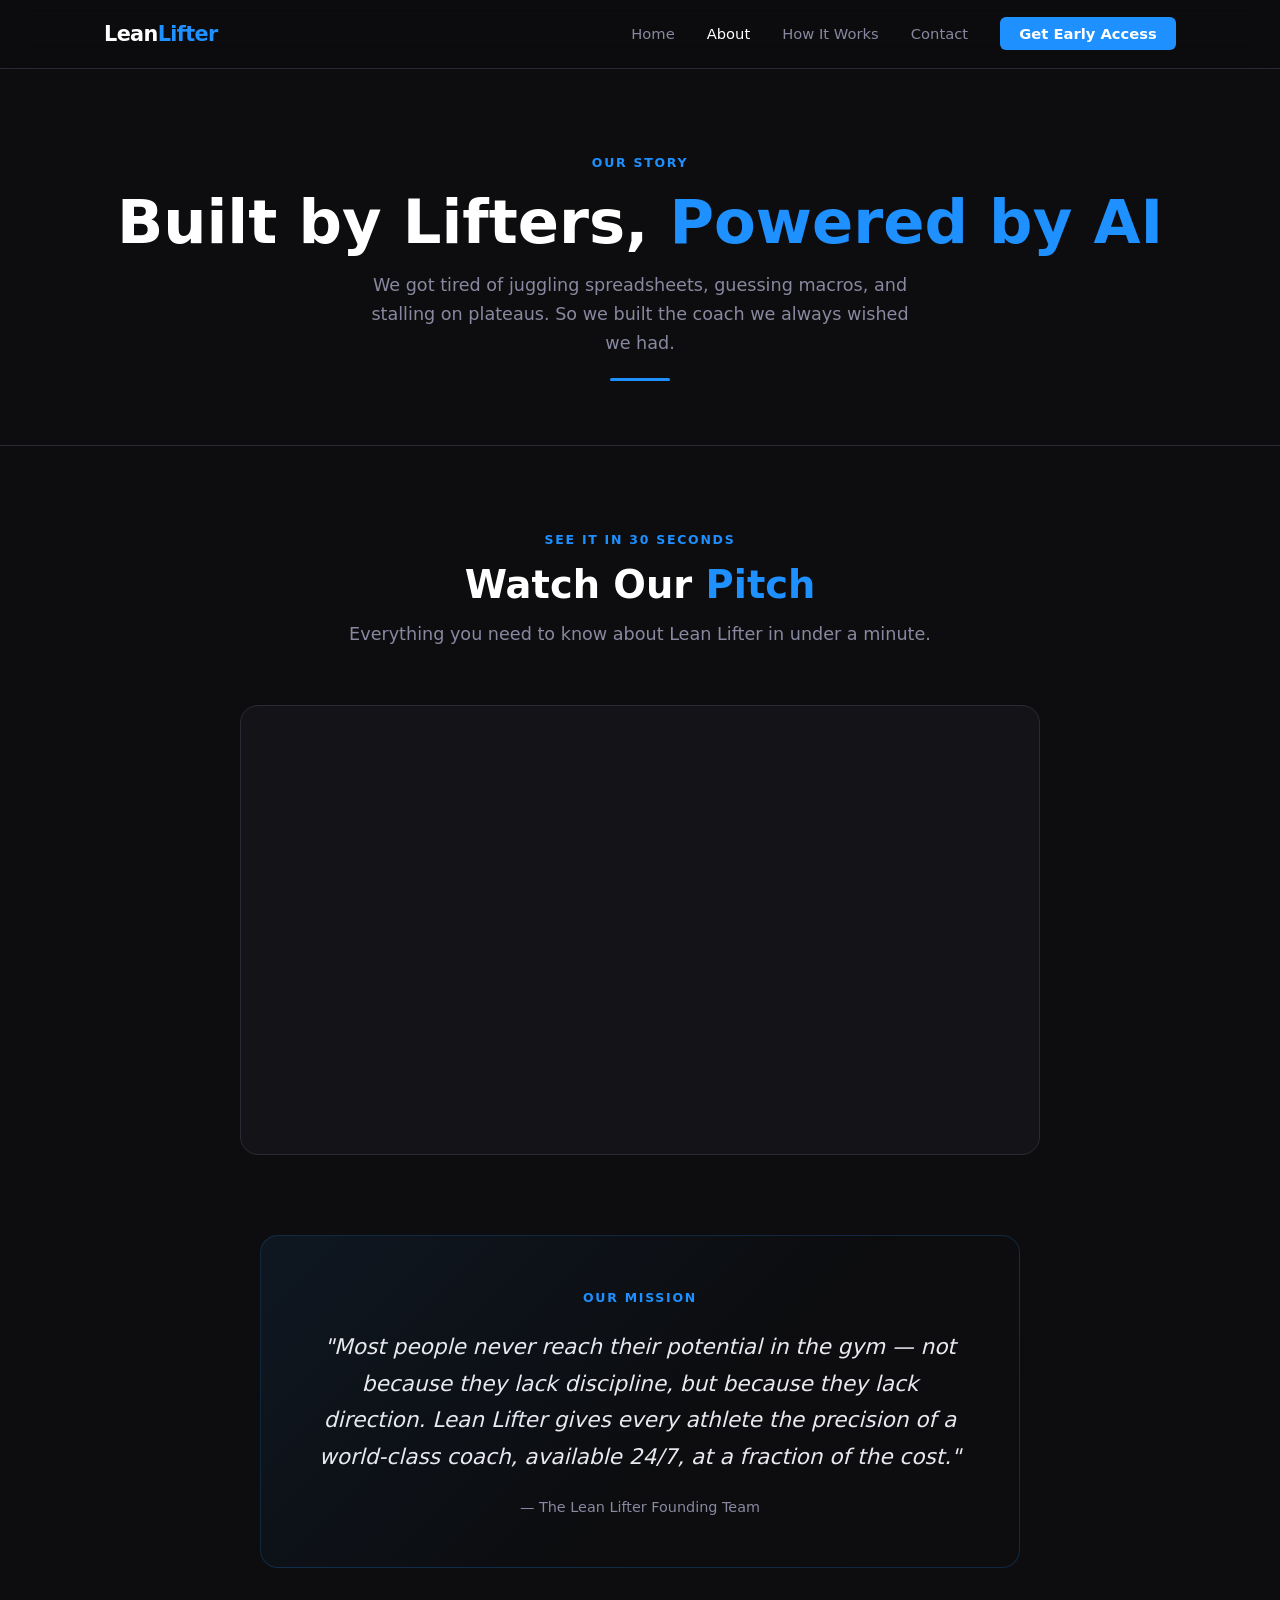
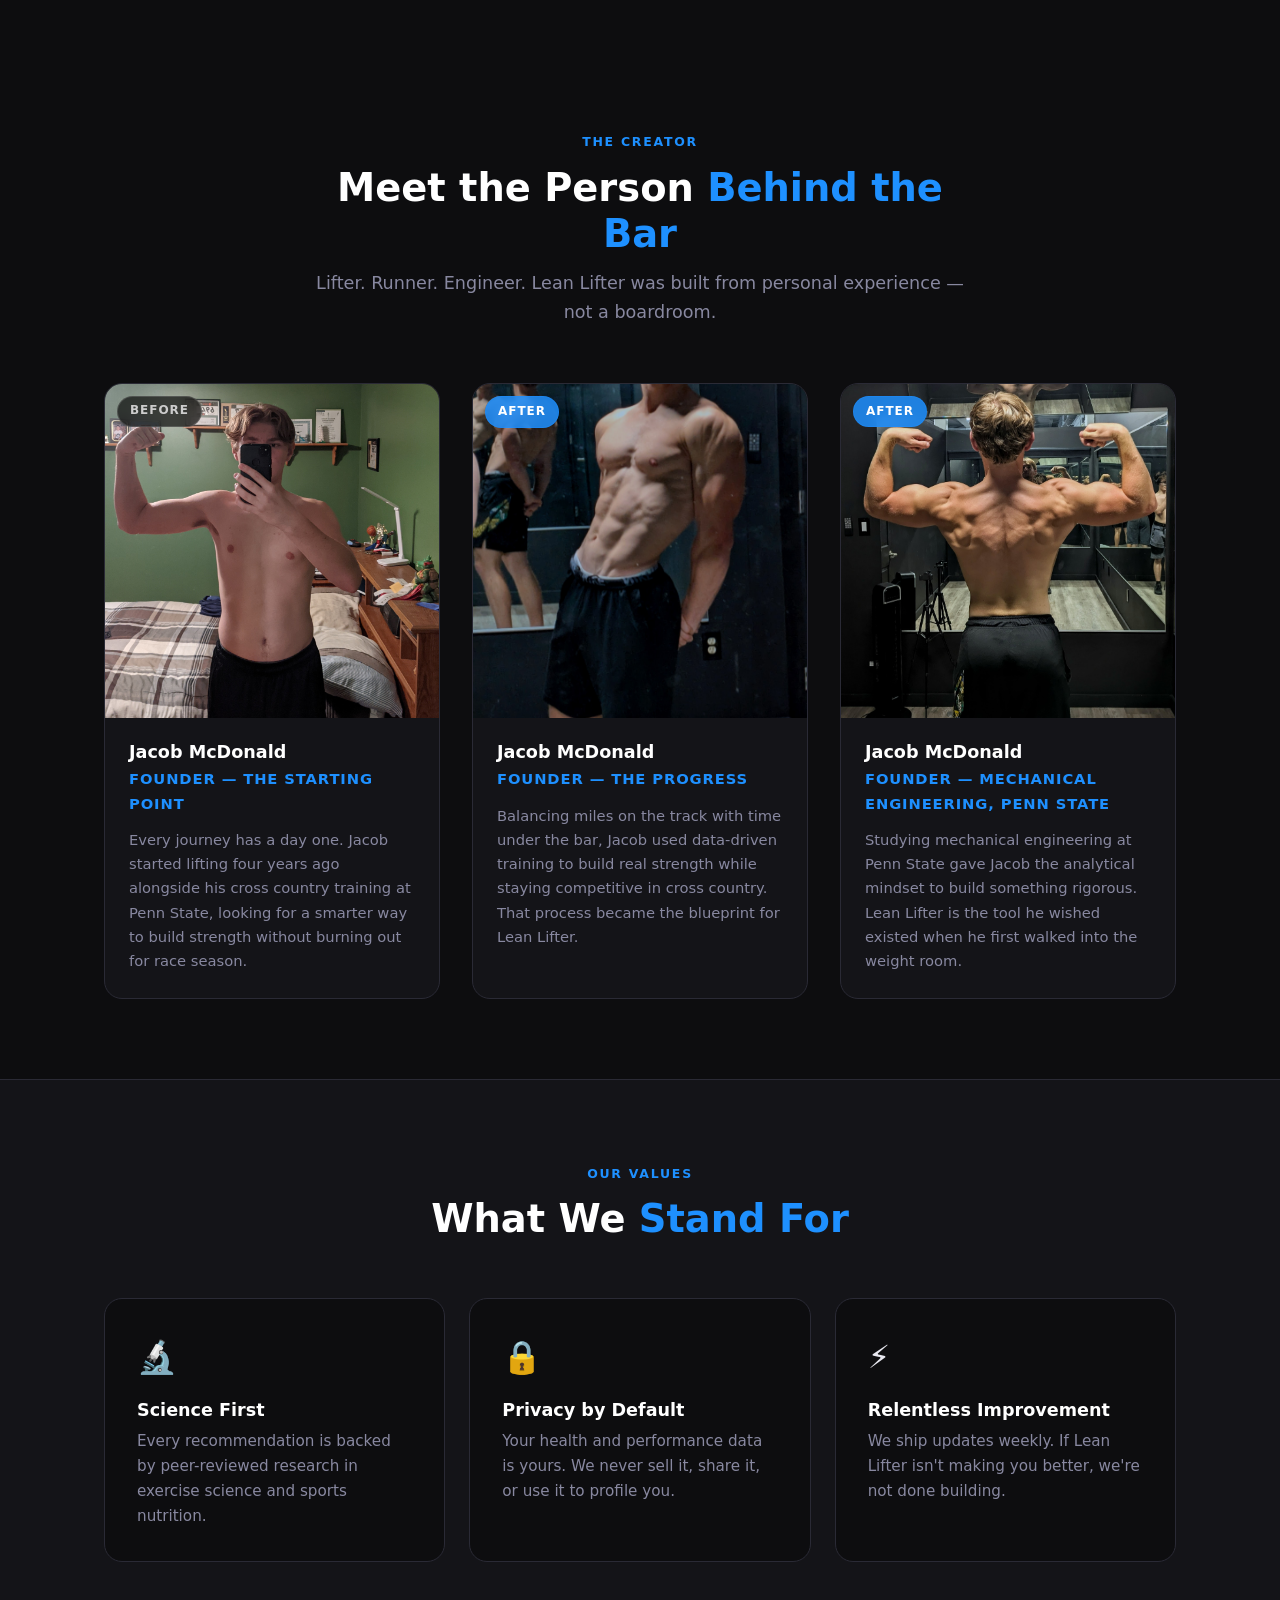
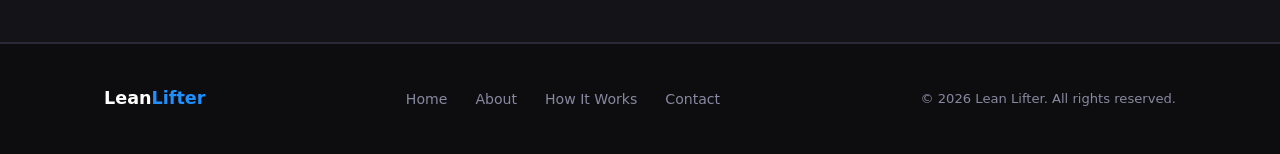
<file: about.html>
<!DOCTYPE html>
<html lang="en">
<head>
  <meta charset="UTF-8" />
  <meta name="viewport" content="width=device-width, initial-scale=1.0" />
  <title>About — Lean Lifter</title>
  <link rel="stylesheet" href="style.css" />
</head>
<body>

  <!-- ========== NAV ========== -->
  <nav>
    <div class="container nav-inner">
      <a href="index.html" class="nav-logo">Lean<span>Lifter</span></a>
      <button class="nav-toggle" id="navToggle" aria-label="Toggle menu">
        <span></span><span></span><span></span>
      </button>
      <ul class="nav-links" id="navLinks">
        <li><a href="index.html">Home</a></li>
        <li><a href="about.html" class="active">About</a></li>
        <li><a href="how-it-works.html">How It Works</a></li>
        <li><a href="contact.html">Contact</a></li>
        <li><a href="index.html#early-access" class="nav-cta">Get Early Access</a></li>
      </ul>
    </div>
  </nav>

  <main>

    <!-- ========== PAGE HERO ========== -->
    <section class="page-hero">
      <div class="container">
        <span class="section-label">Our Story</span>
        <h1>Built by Lifters, <span class="accent">Powered by AI</span></h1>
        <p>
          We got tired of juggling spreadsheets, guessing macros, and stalling on plateaus.
          So we built the coach we always wished we had.
        </p>
        <div class="divider"></div>
      </div>
    </section>

    <!-- ========== PITCH VIDEO ========== -->
    <section>
      <div class="container">
        <div class="section-header">
          <span class="section-label">See It in 30 Seconds</span>
          <h2>Watch Our <span class="accent">Pitch</span></h2>
          <p>Everything you need to know about Lean Lifter in under a minute.</p>
        </div>

        <div class="video-placeholder">
          <iframe
            src="https://www.youtube.com/embed/CHezVLH-wS4"
            title="Lean Lifter 30-Second Pitch"
            allow="accelerometer; autoplay; clipboard-write; encrypted-media; gyroscope; picture-in-picture"
            allowfullscreen
          ></iframe>
        </div>
      </div>
    </section>

    <!-- ========== MISSION ========== -->
    <section style="padding-top: 0;">
      <div class="container">
        <div class="mission-callout">
          <span class="section-label" style="margin-bottom: 1.25rem;">Our Mission</span>
          <blockquote>
            "Most people never reach their potential in the gym — not because they lack discipline,
            but because they lack direction. Lean Lifter gives every athlete the precision
            of a world-class coach, available 24/7, at a fraction of the cost."
          </blockquote>
          <p style="margin-top: 1.25rem; font-size: 0.9rem;">— The Lean Lifter Founding Team</p>
        </div>
      </div>
    </section>

    <!-- ========== TEAM ========== -->
    <section>
      <div class="container">
        <div class="section-header">
          <span class="section-label">The Creator</span>
          <h2>Meet the Person <span class="accent">Behind the Bar</span></h2>
          <p>Lifter. Runner. Engineer. Lean Lifter was built from personal experience — not a boardroom.</p>
        </div>

        <div class="bio-grid">

          <!-- Photo 1 — Before -->
          <div class="bio-card">
            <div class="bio-photo-wrap">
              <img src="photo1.jpg.jpg" alt="Jacob McDonald — Before" />
              <span class="photo-badge before">Before</span>
            </div>
            <div class="bio-content">
              <h3>Jacob McDonald</h3>
              <p class="bio-role">Founder &mdash; The Starting Point</p>
              <p>
                Every journey has a day one. Jacob started lifting four years ago alongside
                his cross country training at Penn State, looking for a smarter way to build
                strength without burning out for race season.
              </p>
            </div>
          </div>

          <!-- Photo 2 — After -->
          <div class="bio-card">
            <div class="bio-photo-wrap">
              <img src="photo2.jpg.jpg" alt="Jacob McDonald — After" />
              <span class="photo-badge after">After</span>
            </div>
            <div class="bio-content">
              <h3>Jacob McDonald</h3>
              <p class="bio-role">Founder &mdash; The Progress</p>
              <p>
                Balancing miles on the track with time under the bar, Jacob used data-driven
                training to build real strength while staying competitive in cross country.
                That process became the blueprint for Lean Lifter.
              </p>
            </div>
          </div>

          <!-- Photo 3 — After -->
          <div class="bio-card">
            <div class="bio-photo-wrap">
              <img src="photo3.jpg.jpg" alt="Jacob McDonald — After" />
              <span class="photo-badge after">After</span>
            </div>
            <div class="bio-content">
              <h3>Jacob McDonald</h3>
              <p class="bio-role">Founder &mdash; Mechanical Engineering, Penn State</p>
              <p>
                Studying mechanical engineering at Penn State gave Jacob the analytical mindset
                to build something rigorous. Lean Lifter is the tool he wished existed when he
                first walked into the weight room.
              </p>
            </div>
          </div>

        </div>
      </div>
    </section>

    <!-- ========== VALUES ========== -->
    <section style="background: var(--bg-card); border-top: 1px solid var(--border); border-bottom: 1px solid var(--border);">
      <div class="container">
        <div class="section-header">
          <span class="section-label">Our Values</span>
          <h2>What We <span class="accent">Stand For</span></h2>
        </div>
        <div class="features-grid">
          <div class="feature-card">
            <span class="feature-icon">🔬</span>
            <h3>Science First</h3>
            <p>Every recommendation is backed by peer-reviewed research in exercise science and sports nutrition.</p>
          </div>
          <div class="feature-card">
            <span class="feature-icon">🔒</span>
            <h3>Privacy by Default</h3>
            <p>Your health and performance data is yours. We never sell it, share it, or use it to profile you.</p>
          </div>
          <div class="feature-card">
            <span class="feature-icon">⚡</span>
            <h3>Relentless Improvement</h3>
            <p>We ship updates weekly. If Lean Lifter isn't making you better, we're not done building.</p>
          </div>
        </div>
      </div>
    </section>

  </main>

  <!-- ========== FOOTER ========== -->
  <footer>
    <div class="container footer-inner">
      <div class="footer-logo">Lean<span>Lifter</span></div>
      <ul class="footer-links">
        <li><a href="index.html">Home</a></li>
        <li><a href="about.html">About</a></li>
        <li><a href="how-it-works.html">How It Works</a></li>
        <li><a href="contact.html">Contact</a></li>
      </ul>
      <p class="footer-copy">&copy; 2026 Lean Lifter. All rights reserved.</p>
    </div>
  </footer>

  <script>
    const toggle = document.getElementById('navToggle');
    const links  = document.getElementById('navLinks');
    toggle.addEventListener('click', () => links.classList.toggle('open'));
    links.querySelectorAll('a').forEach(a => a.addEventListener('click', () => links.classList.remove('open')));
  </script>

</body>
</html>
</file>
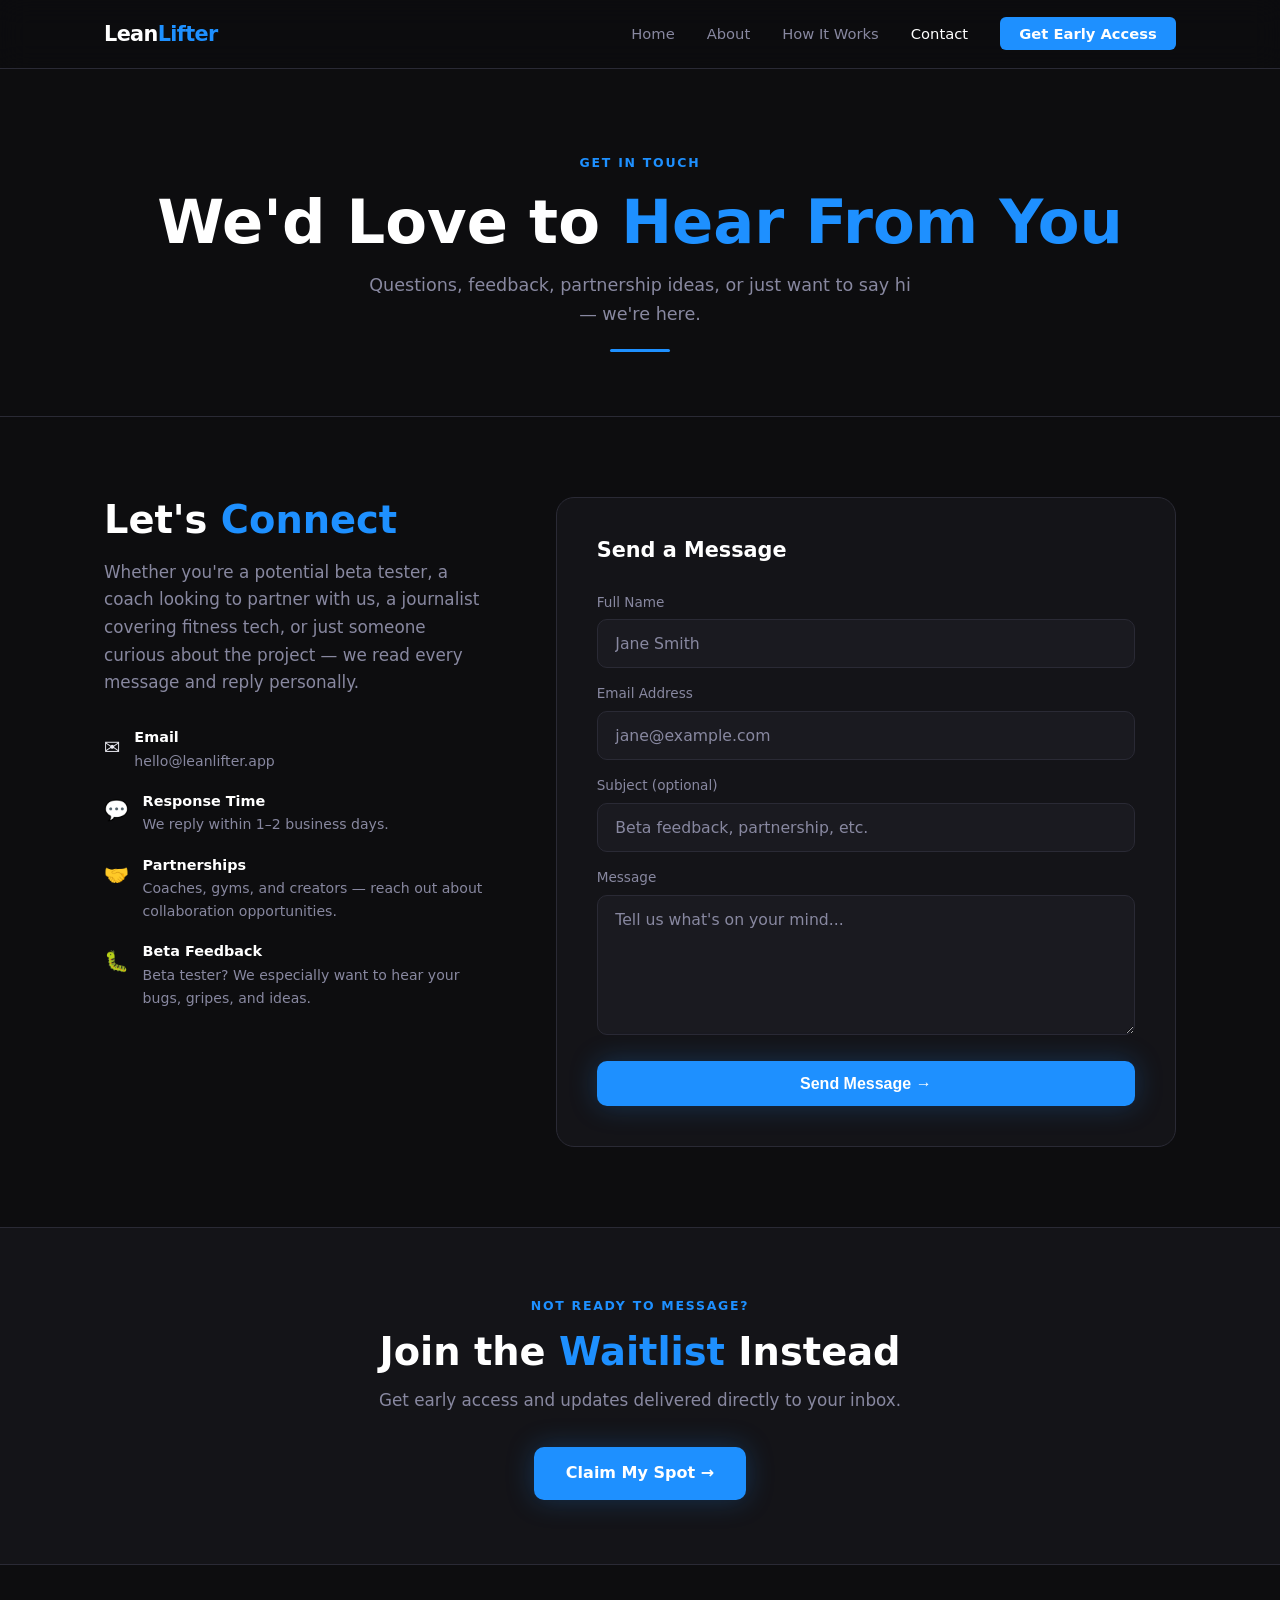
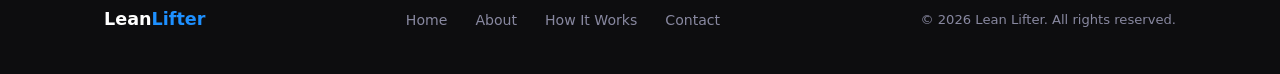
<file: contact.html>
<!DOCTYPE html>
<html lang="en">
<head>
  <meta charset="UTF-8" />
  <meta name="viewport" content="width=device-width, initial-scale=1.0" />
  <title>Contact — Lean Lifter</title>
  <link rel="stylesheet" href="style.css" />
</head>
<body>

  <!-- ========== NAV ========== -->
  <nav>
    <div class="container nav-inner">
      <a href="index.html" class="nav-logo">Lean<span>Lifter</span></a>
      <button class="nav-toggle" id="navToggle" aria-label="Toggle menu">
        <span></span><span></span><span></span>
      </button>
      <ul class="nav-links" id="navLinks">
        <li><a href="index.html">Home</a></li>
        <li><a href="about.html">About</a></li>
        <li><a href="how-it-works.html">How It Works</a></li>
        <li><a href="contact.html" class="active">Contact</a></li>
        <li><a href="index.html#early-access" class="nav-cta">Get Early Access</a></li>
      </ul>
    </div>
  </nav>

  <main>

    <!-- ========== PAGE HERO ========== -->
    <section class="page-hero">
      <div class="container">
        <span class="section-label">Get In Touch</span>
        <h1>We'd Love to <span class="accent">Hear From You</span></h1>
        <p>Questions, feedback, partnership ideas, or just want to say hi — we're here.</p>
        <div class="divider"></div>
      </div>
    </section>

    <!-- ========== CONTACT SECTION ========== -->
    <section>
      <div class="container">
        <div class="contact-wrapper">

          <!-- Left: info -->
          <div class="contact-info">
            <h2>Let's <span class="accent">Connect</span></h2>
            <p>
              Whether you're a potential beta tester, a coach looking to partner with us,
              a journalist covering fitness tech, or just someone curious about the project —
              we read every message and reply personally.
            </p>

            <div class="contact-detail">
              <span class="contact-icon">✉️</span>
              <div>
                <h4>Email</h4>
                <p>hello@leanlifter.app</p>
              </div>
            </div>

            <div class="contact-detail">
              <span class="contact-icon">💬</span>
              <div>
                <h4>Response Time</h4>
                <p>We reply within 1–2 business days.</p>
              </div>
            </div>

            <div class="contact-detail">
              <span class="contact-icon">🤝</span>
              <div>
                <h4>Partnerships</h4>
                <p>Coaches, gyms, and creators — reach out about collaboration opportunities.</p>
              </div>
            </div>

            <div class="contact-detail">
              <span class="contact-icon">🐛</span>
              <div>
                <h4>Beta Feedback</h4>
                <p>Beta tester? We especially want to hear your bugs, gripes, and ideas.</p>
              </div>
            </div>
          </div>

          <!-- Right: form card -->
          <div class="contact-form-card">
            <h3>Send a Message</h3>

            <form id="contactForm" novalidate>
              <div class="form-row">
                <div>
                  <label for="contactName" style="display:block; font-size:0.85rem; color:var(--text-muted); margin-bottom:0.4rem; font-weight:500;">Full Name</label>
                  <input
                    type="text"
                    id="contactName"
                    class="form-input"
                    placeholder="Jane Smith"
                    autocomplete="name"
                    required
                  />
                </div>

                <div>
                  <label for="contactEmail" style="display:block; font-size:0.85rem; color:var(--text-muted); margin-bottom:0.4rem; font-weight:500;">Email Address</label>
                  <input
                    type="email"
                    id="contactEmail"
                    class="form-input"
                    placeholder="jane@example.com"
                    autocomplete="email"
                    required
                  />
                </div>

                <div>
                  <label for="contactSubject" style="display:block; font-size:0.85rem; color:var(--text-muted); margin-bottom:0.4rem; font-weight:500;">Subject <span style="color:var(--text-muted); font-weight:400;">(optional)</span></label>
                  <input
                    type="text"
                    id="contactSubject"
                    class="form-input"
                    placeholder="Beta feedback, partnership, etc."
                  />
                </div>

                <div>
                  <label for="contactMessage" style="display:block; font-size:0.85rem; color:var(--text-muted); margin-bottom:0.4rem; font-weight:500;">Message</label>
                  <textarea
                    id="contactMessage"
                    class="form-input"
                    placeholder="Tell us what's on your mind..."
                    required
                  ></textarea>
                </div>

                <button type="submit" class="btn btn-primary form-submit">Send Message →</button>
              </div>

              <p class="form-confirm" id="contactConfirm">
                ✅ Message sent! We'll get back to you within 1–2 business days.
              </p>

              <p id="contactError" style="display:none; margin-top:1rem; padding:0.75rem 1rem; background:rgba(255,77,77,0.1); border:1px solid rgba(255,77,77,0.3); border-radius:var(--radius); color:#ff7070; font-size:0.9rem;">
                Please fill in your name, email, and message before submitting.
              </p>
            </form>
          </div>

        </div>
      </div>
    </section>

    <!-- ========== CTA STRIP ========== -->
    <section style="background: var(--bg-card); border-top: 1px solid var(--border); padding: 4rem 0; text-align: center;">
      <div class="container">
        <span class="section-label">Not ready to message?</span>
        <h2 style="margin-bottom: 0.75rem;">Join the <span class="accent">Waitlist</span> Instead</h2>
        <p style="margin-bottom: 2rem;">Get early access and updates delivered directly to your inbox.</p>
        <a href="index.html#early-access" class="btn btn-primary">Claim My Spot →</a>
      </div>
    </section>

  </main>

  <!-- ========== FOOTER ========== -->
  <footer>
    <div class="container footer-inner">
      <div class="footer-logo">Lean<span>Lifter</span></div>
      <ul class="footer-links">
        <li><a href="index.html">Home</a></li>
        <li><a href="about.html">About</a></li>
        <li><a href="how-it-works.html">How It Works</a></li>
        <li><a href="contact.html">Contact</a></li>
      </ul>
      <p class="footer-copy">&copy; 2026 Lean Lifter. All rights reserved.</p>
    </div>
  </footer>

  <script>
    // Mobile nav
    const toggle = document.getElementById('navToggle');
    const links  = document.getElementById('navLinks');
    toggle.addEventListener('click', () => links.classList.toggle('open'));
    links.querySelectorAll('a').forEach(a => a.addEventListener('click', () => links.classList.remove('open')));

    // Contact form
    const form    = document.getElementById('contactForm');
    const nameEl  = document.getElementById('contactName');
    const emailEl = document.getElementById('contactEmail');
    const msgEl   = document.getElementById('contactMessage');
    const confirm = document.getElementById('contactConfirm');
    const errEl   = document.getElementById('contactError');

    form.addEventListener('submit', e => {
      e.preventDefault();

      [nameEl, emailEl, msgEl].forEach(el => el.classList.remove('error'));
      errEl.style.display = 'none';

      let valid = true;

      if (!nameEl.value.trim()) { nameEl.classList.add('error'); valid = false; }
      if (!emailEl.value.trim() || !emailEl.value.includes('@')) { emailEl.classList.add('error'); valid = false; }
      if (!msgEl.value.trim()) { msgEl.classList.add('error'); valid = false; }

      if (!valid) {
        errEl.style.display = 'block';
        return;
      }

      form.querySelectorAll('input, textarea, button').forEach(el => el.disabled = true);
      confirm.classList.add('visible');
    });
  </script>

</body>
</html>
</file>
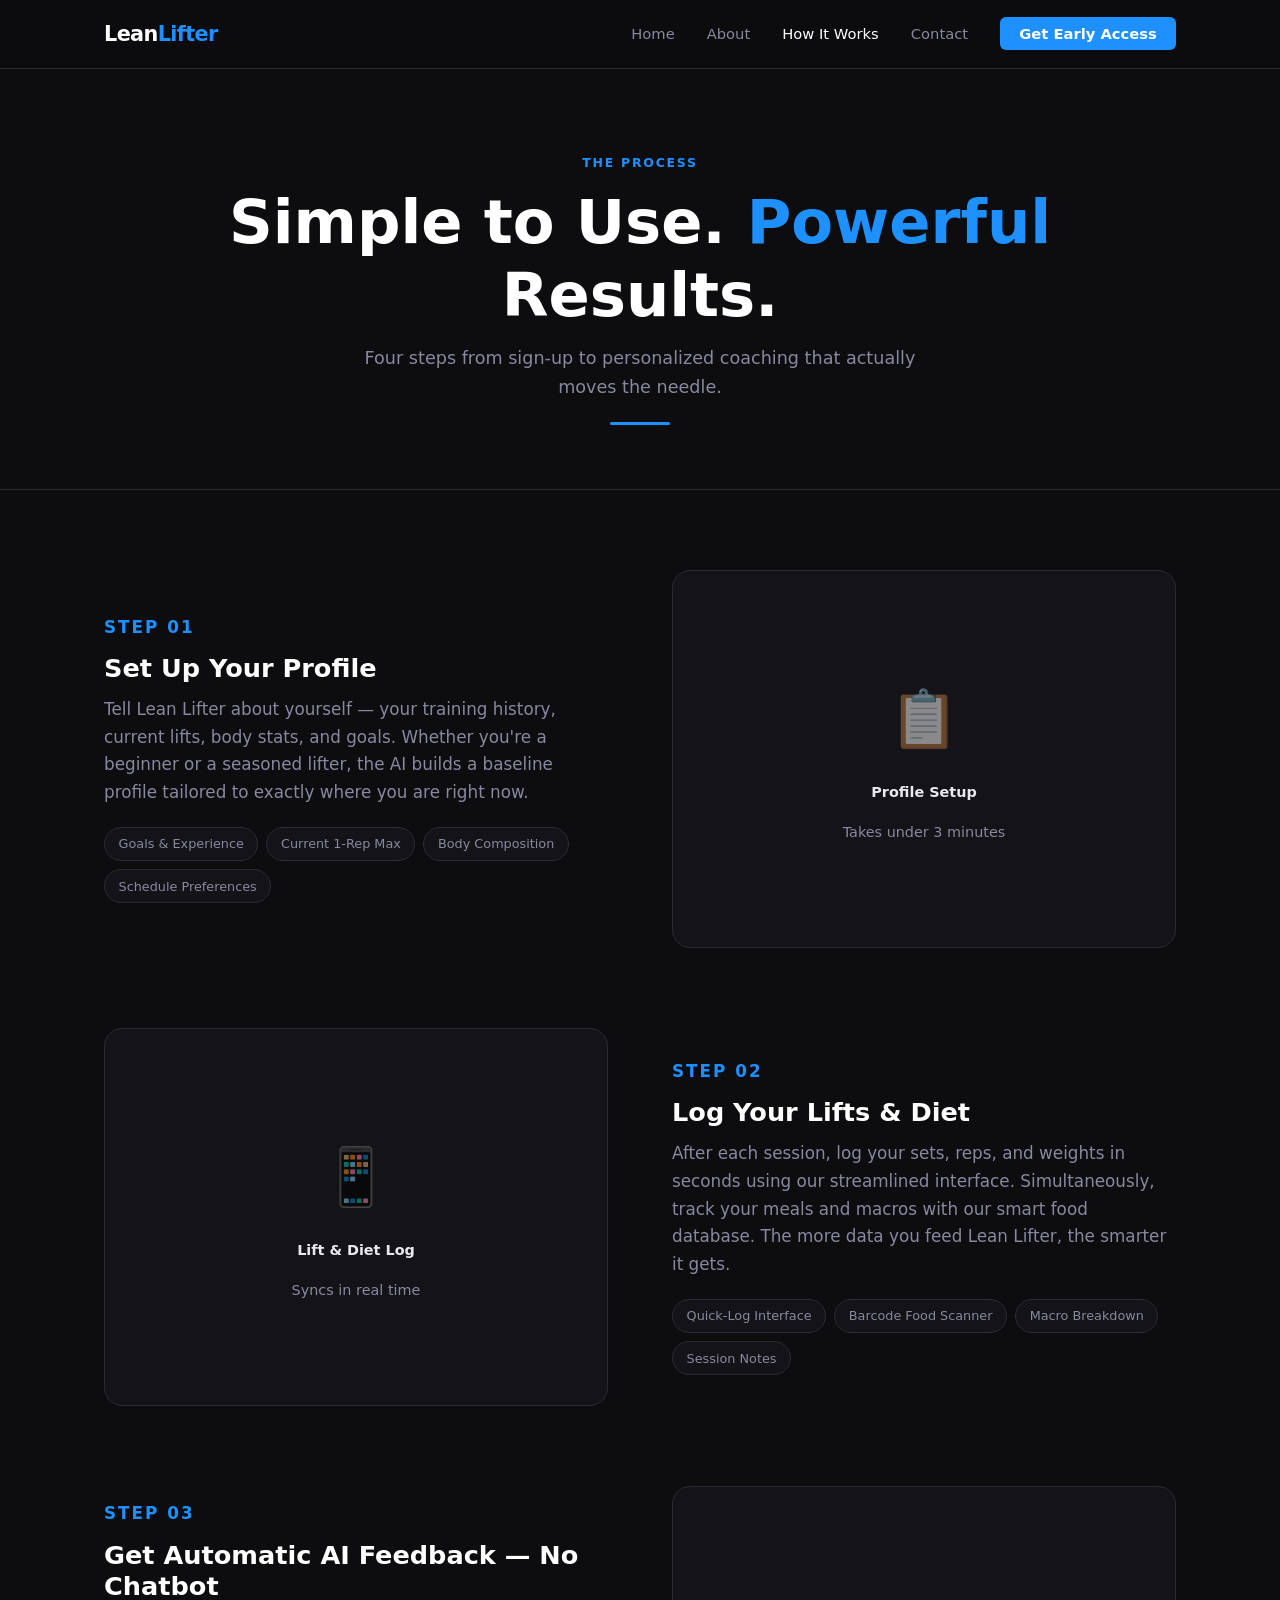
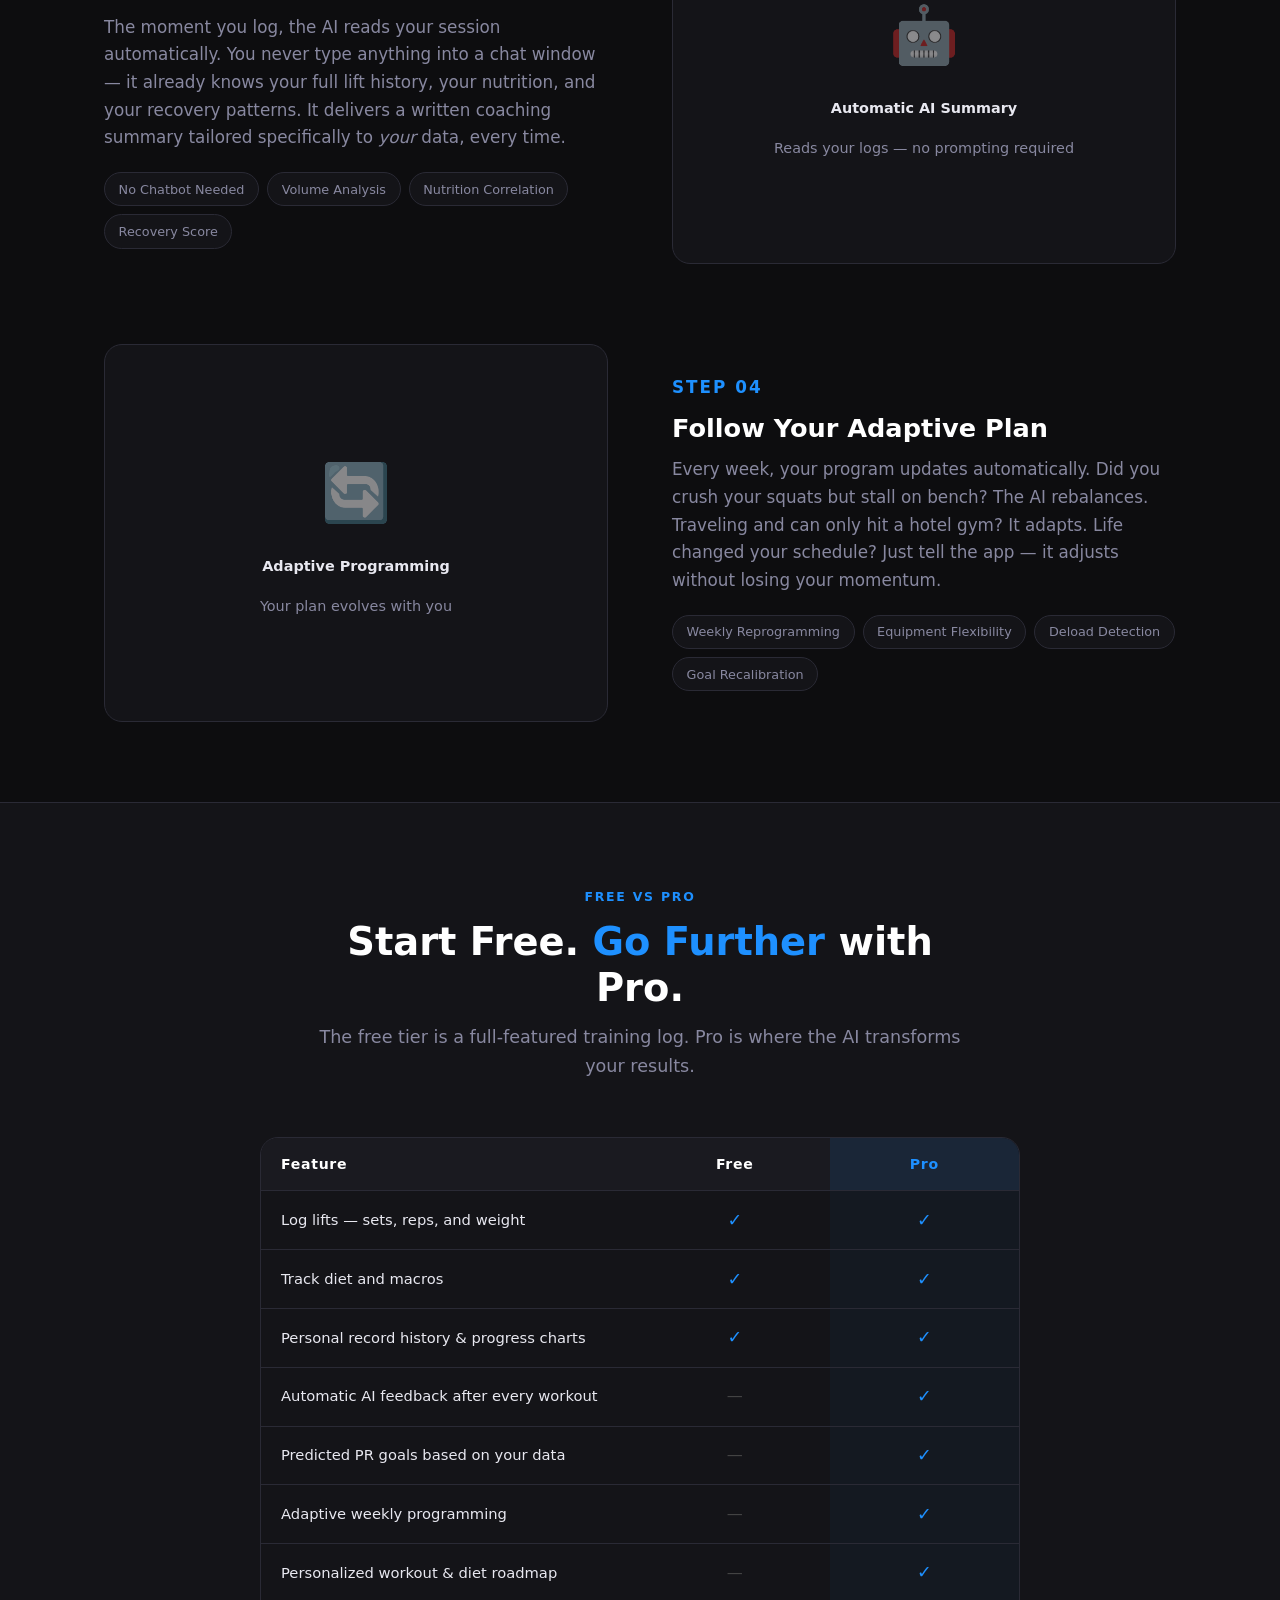
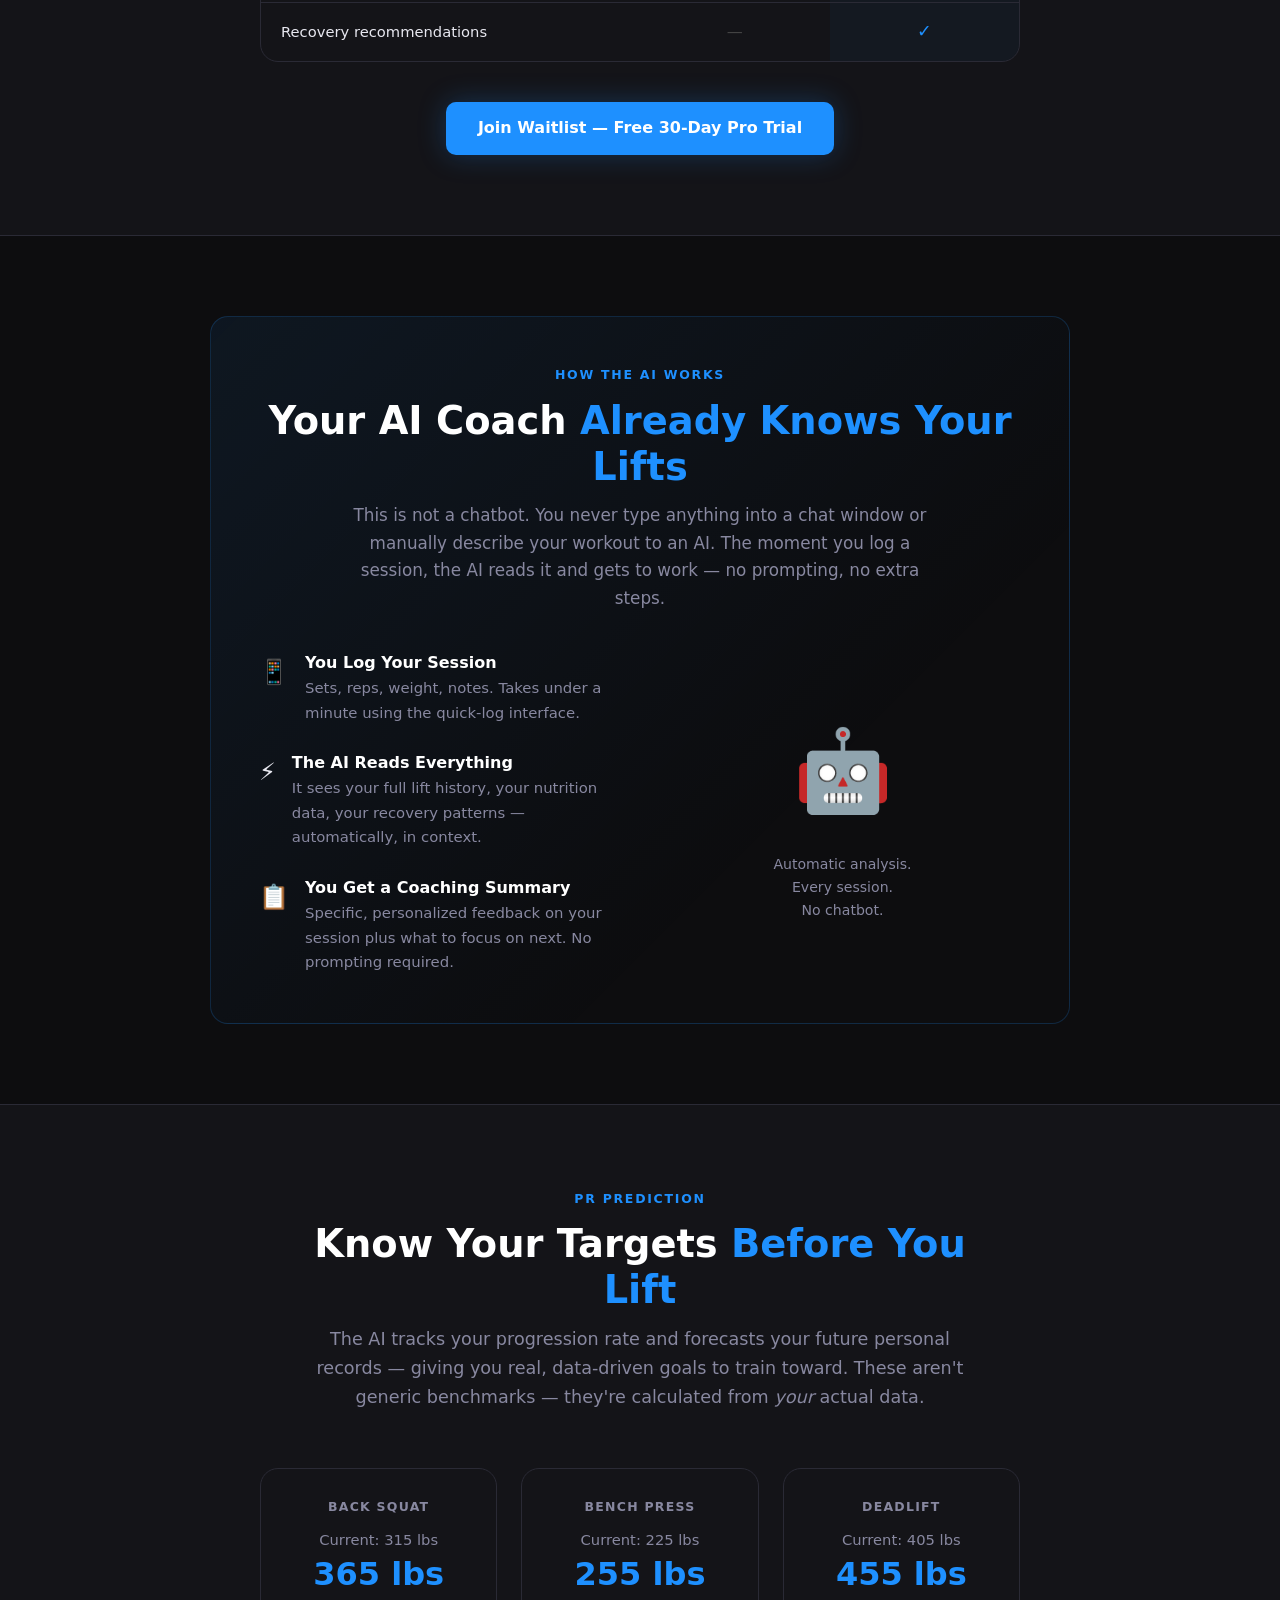
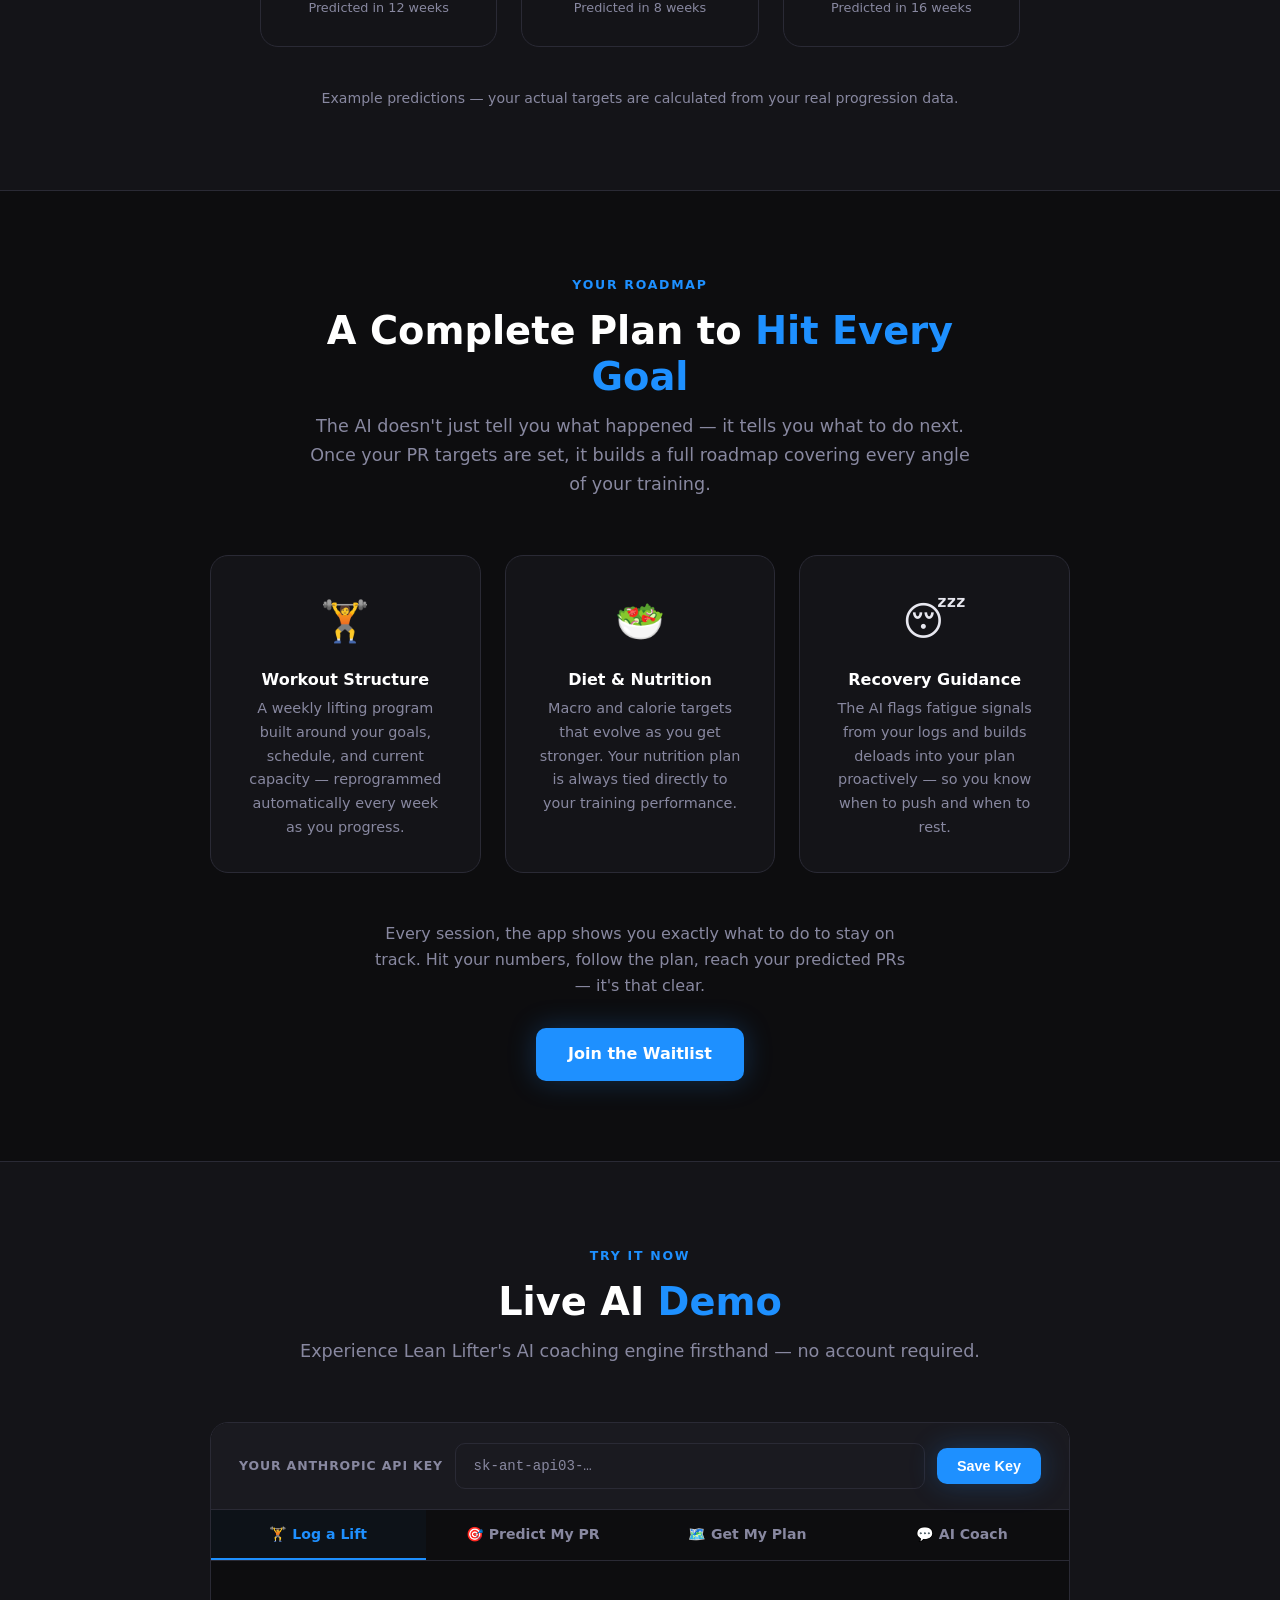
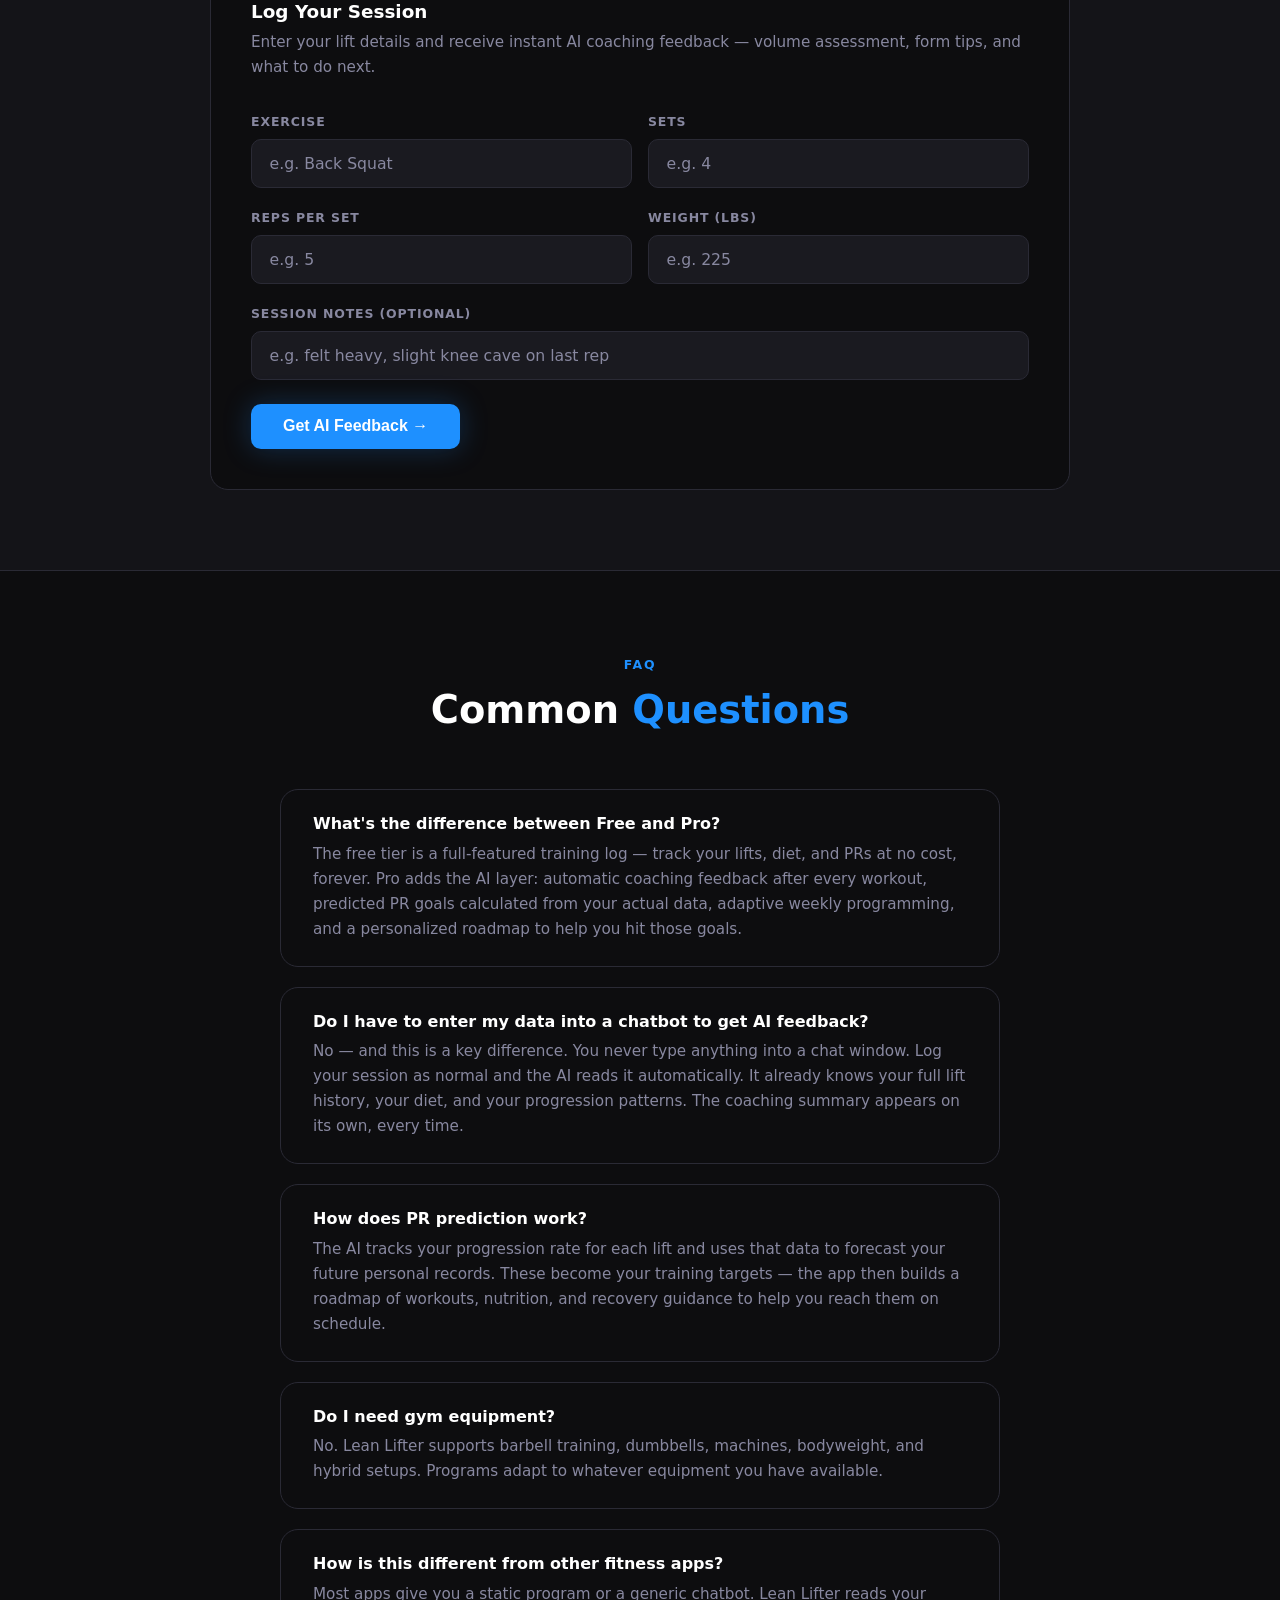
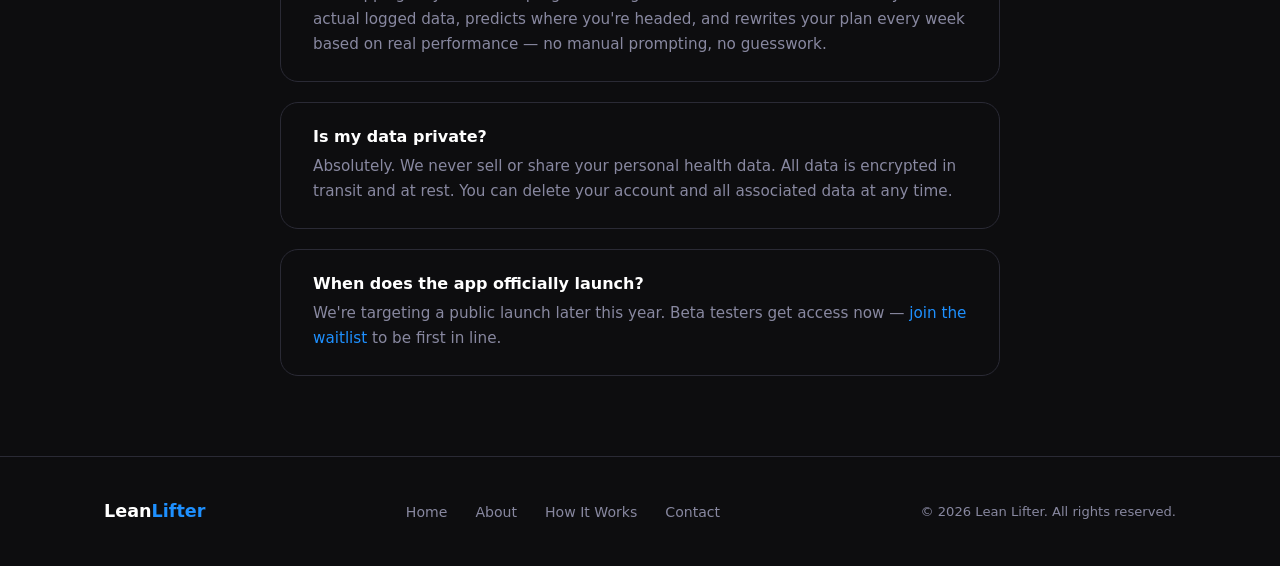
<file: how-it-works.html>
<!DOCTYPE html>
<html lang="en">
<head>
  <meta charset="UTF-8" />
  <meta name="viewport" content="width=device-width, initial-scale=1.0" />
  <title>How It Works — Lean Lifter</title>
  <link rel="stylesheet" href="style.css" />
</head>
<body>

  <!-- ========== NAV ========== -->
  <nav>
    <div class="container nav-inner">
      <a href="index.html" class="nav-logo">Lean<span>Lifter</span></a>
      <button class="nav-toggle" id="navToggle" aria-label="Toggle menu">
        <span></span><span></span><span></span>
      </button>
      <ul class="nav-links" id="navLinks">
        <li><a href="index.html">Home</a></li>
        <li><a href="about.html">About</a></li>
        <li><a href="how-it-works.html" class="active">How It Works</a></li>
        <li><a href="contact.html">Contact</a></li>
        <li><a href="index.html#early-access" class="nav-cta">Get Early Access</a></li>
      </ul>
    </div>
  </nav>

  <main>

    <!-- ========== PAGE HERO ========== -->
    <section class="page-hero">
      <div class="container">
        <span class="section-label">The Process</span>
        <h1>Simple to Use. <span class="accent">Powerful</span> Results.</h1>
        <p>Four steps from sign-up to personalized coaching that actually moves the needle.</p>
        <div class="divider"></div>
      </div>
    </section>

    <!-- ========== STEPS ========== -->
    <section>
      <div class="container steps">

        <!-- Step 1 -->
        <div class="step-row">
          <div class="step-text">
            <p class="step-number">Step 01</p>
            <h3>Set Up Your Profile</h3>
            <p>
              Tell Lean Lifter about yourself — your training history, current lifts, body stats,
              and goals. Whether you're a beginner or a seasoned lifter, the AI builds a baseline
              profile tailored to exactly where you are right now.
            </p>
            <div class="step-tags">
              <span class="tag">Goals &amp; Experience</span>
              <span class="tag">Current 1-Rep Max</span>
              <span class="tag">Body Composition</span>
              <span class="tag">Schedule Preferences</span>
            </div>
          </div>
          <div class="step-visual">
            <span class="step-icon">📋</span>
            <strong style="color: var(--text);">Profile Setup</strong>
            <span>Takes under 3 minutes</span>
          </div>
        </div>

        <!-- Step 2 -->
        <div class="step-row reverse">
          <div class="step-text">
            <p class="step-number">Step 02</p>
            <h3>Log Your Lifts &amp; Diet</h3>
            <p>
              After each session, log your sets, reps, and weights in seconds using our
              streamlined interface. Simultaneously, track your meals and macros with our
              smart food database. The more data you feed Lean Lifter, the smarter it gets.
            </p>
            <div class="step-tags">
              <span class="tag">Quick-Log Interface</span>
              <span class="tag">Barcode Food Scanner</span>
              <span class="tag">Macro Breakdown</span>
              <span class="tag">Session Notes</span>
            </div>
          </div>
          <div class="step-visual">
            <span class="step-icon">📱</span>
            <strong style="color: var(--text);">Lift &amp; Diet Log</strong>
            <span>Syncs in real time</span>
          </div>
        </div>

        <!-- Step 3 -->
        <div class="step-row">
          <div class="step-text">
            <p class="step-number">Step 03</p>
            <h3>Get Automatic AI Feedback — No Chatbot</h3>
            <p>
              The moment you log, the AI reads your session automatically. You never type anything into a chat window — it already knows your full lift history, your nutrition, and your recovery patterns. It delivers a written coaching summary tailored specifically to <em>your</em> data, every time.
            </p>
            <div class="step-tags">
              <span class="tag">No Chatbot Needed</span>
              <span class="tag">Volume Analysis</span>
              <span class="tag">Nutrition Correlation</span>
              <span class="tag">Recovery Score</span>
            </div>
          </div>
          <div class="step-visual">
            <span class="step-icon">🤖</span>
            <strong style="color: var(--text);">Automatic AI Summary</strong>
            <span>Reads your logs — no prompting required</span>
          </div>
        </div>

        <!-- Step 4 -->
        <div class="step-row reverse">
          <div class="step-text">
            <p class="step-number">Step 04</p>
            <h3>Follow Your Adaptive Plan</h3>
            <p>
              Every week, your program updates automatically. Did you crush your squats but stall
              on bench? The AI rebalances. Traveling and can only hit a hotel gym? It adapts.
              Life changed your schedule? Just tell the app — it adjusts without losing your
              momentum.
            </p>
            <div class="step-tags">
              <span class="tag">Weekly Reprogramming</span>
              <span class="tag">Equipment Flexibility</span>
              <span class="tag">Deload Detection</span>
              <span class="tag">Goal Recalibration</span>
            </div>
          </div>
          <div class="step-visual">
            <span class="step-icon">🔄</span>
            <strong style="color: var(--text);">Adaptive Programming</strong>
            <span>Your plan evolves with you</span>
          </div>
        </div>

      </div>
    </section>

    <!-- ========== FREE vs PRO COMPARISON ========== -->
    <section style="background: var(--bg-card); border-top: 1px solid var(--border); border-bottom: 1px solid var(--border);">
      <div class="container">
        <div class="section-header">
          <span class="section-label">Free vs Pro</span>
          <h2>Start Free. <span class="accent">Go Further</span> with Pro.</h2>
          <p>The free tier is a full-featured training log. Pro is where the AI transforms your results.</p>
        </div>

        <div class="tier-comparison">
          <div class="tier-row header">
            <div class="tier-cell">Feature</div>
            <div class="tier-cell center">Free</div>
            <div class="tier-cell center pro-col">Pro</div>
          </div>
          <div class="tier-row">
            <div class="tier-cell">Log lifts — sets, reps, and weight</div>
            <div class="tier-cell center"><span class="check-icon">✓</span></div>
            <div class="tier-cell center pro-col"><span class="check-icon">✓</span></div>
          </div>
          <div class="tier-row">
            <div class="tier-cell">Track diet and macros</div>
            <div class="tier-cell center"><span class="check-icon">✓</span></div>
            <div class="tier-cell center pro-col"><span class="check-icon">✓</span></div>
          </div>
          <div class="tier-row">
            <div class="tier-cell">Personal record history &amp; progress charts</div>
            <div class="tier-cell center"><span class="check-icon">✓</span></div>
            <div class="tier-cell center pro-col"><span class="check-icon">✓</span></div>
          </div>
          <div class="tier-row">
            <div class="tier-cell">Automatic AI feedback after every workout</div>
            <div class="tier-cell center"><span class="cross-icon">—</span></div>
            <div class="tier-cell center pro-col"><span class="check-icon">✓</span></div>
          </div>
          <div class="tier-row">
            <div class="tier-cell">Predicted PR goals based on your data</div>
            <div class="tier-cell center"><span class="cross-icon">—</span></div>
            <div class="tier-cell center pro-col"><span class="check-icon">✓</span></div>
          </div>
          <div class="tier-row">
            <div class="tier-cell">Adaptive weekly programming</div>
            <div class="tier-cell center"><span class="cross-icon">—</span></div>
            <div class="tier-cell center pro-col"><span class="check-icon">✓</span></div>
          </div>
          <div class="tier-row">
            <div class="tier-cell">Personalized workout &amp; diet roadmap</div>
            <div class="tier-cell center"><span class="cross-icon">—</span></div>
            <div class="tier-cell center pro-col"><span class="check-icon">✓</span></div>
          </div>
          <div class="tier-row">
            <div class="tier-cell">Recovery recommendations</div>
            <div class="tier-cell center"><span class="cross-icon">—</span></div>
            <div class="tier-cell center pro-col"><span class="check-icon">✓</span></div>
          </div>
        </div>

        <p style="text-align: center; margin-top: 2.5rem;">
          <a href="index.html#early-access" class="btn btn-primary">Join Waitlist — Free 30-Day Pro Trial</a>
        </p>
      </div>
    </section>

    <!-- ========== AI EXPLAINER ========== -->
    <section>
      <div class="container">
        <div class="ai-explainer">
          <span class="section-label" style="display: block; text-align: center;">How the AI Works</span>
          <h2 style="text-align: center; margin: 0.5rem 0 0.75rem;">Your AI Coach <span class="accent">Already Knows Your Lifts</span></h2>
          <p style="text-align: center; max-width: 580px; margin: 0 auto 2.5rem;">
            This is not a chatbot. You never type anything into a chat window or manually describe your workout to an AI. The moment you log a session, the AI reads it and gets to work — no prompting, no extra steps.
          </p>

          <div class="ai-explainer-grid">
            <div style="display: flex; flex-direction: column; gap: 1.75rem;">
              <div style="display: flex; gap: 1rem; align-items: flex-start;">
                <span style="font-size: 1.5rem; flex-shrink: 0;">📱</span>
                <div>
                  <h4 style="color: var(--white); margin-bottom: 0.25rem;">You Log Your Session</h4>
                  <p style="font-size: 0.93rem;">Sets, reps, weight, notes. Takes under a minute using the quick-log interface.</p>
                </div>
              </div>
              <div style="display: flex; gap: 1rem; align-items: flex-start;">
                <span style="font-size: 1.5rem; flex-shrink: 0;">⚡</span>
                <div>
                  <h4 style="color: var(--white); margin-bottom: 0.25rem;">The AI Reads Everything</h4>
                  <p style="font-size: 0.93rem;">It sees your full lift history, your nutrition data, your recovery patterns — automatically, in context.</p>
                </div>
              </div>
              <div style="display: flex; gap: 1rem; align-items: flex-start;">
                <span style="font-size: 1.5rem; flex-shrink: 0;">📋</span>
                <div>
                  <h4 style="color: var(--white); margin-bottom: 0.25rem;">You Get a Coaching Summary</h4>
                  <p style="font-size: 0.93rem;">Specific, personalized feedback on your session plus what to focus on next. No prompting required.</p>
                </div>
              </div>
            </div>
            <div class="ai-explainer-icon">
              <span>🤖</span>
              <p style="font-size: 0.88rem; margin-top: 1rem;">Automatic analysis.<br>Every session.<br>No chatbot.</p>
            </div>
          </div>
        </div>
      </div>
    </section>

    <!-- ========== PREDICTED PRs ========== -->
    <section style="background: var(--bg-card); border-top: 1px solid var(--border); border-bottom: 1px solid var(--border);">
      <div class="container">
        <div class="section-header">
          <span class="section-label">PR Prediction</span>
          <h2>Know Your Targets <span class="accent">Before You Lift</span></h2>
          <p>The AI tracks your progression rate and forecasts your future personal records — giving you real, data-driven goals to train toward. These aren't generic benchmarks — they're calculated from <em>your</em> actual data.</p>
        </div>

        <div class="pr-cards">
          <div class="pr-card">
            <div class="pr-lift">Back Squat</div>
            <div class="pr-current">Current: 315 lbs</div>
            <div class="pr-predicted">365 lbs</div>
            <div class="pr-timeline">Predicted in 12 weeks</div>
          </div>
          <div class="pr-card">
            <div class="pr-lift">Bench Press</div>
            <div class="pr-current">Current: 225 lbs</div>
            <div class="pr-predicted">255 lbs</div>
            <div class="pr-timeline">Predicted in 8 weeks</div>
          </div>
          <div class="pr-card">
            <div class="pr-lift">Deadlift</div>
            <div class="pr-current">Current: 405 lbs</div>
            <div class="pr-predicted">455 lbs</div>
            <div class="pr-timeline">Predicted in 16 weeks</div>
          </div>
        </div>

        <p style="text-align: center; margin-top: 2.5rem; font-size: 0.88rem; color: var(--text-muted);">
          Example predictions — your actual targets are calculated from your real progression data.
        </p>
      </div>
    </section>

    <!-- ========== ROADMAP ========== -->
    <section>
      <div class="container">
        <div class="section-header">
          <span class="section-label">Your Roadmap</span>
          <h2>A Complete Plan to <span class="accent">Hit Every Goal</span></h2>
          <p>The AI doesn't just tell you what happened — it tells you what to do next. Once your PR targets are set, it builds a full roadmap covering every angle of your training.</p>
        </div>

        <div class="roadmap-grid">
          <div class="roadmap-card">
            <span class="roadmap-icon">🏋️</span>
            <h4>Workout Structure</h4>
            <p>A weekly lifting program built around your goals, schedule, and current capacity — reprogrammed automatically every week as you progress.</p>
          </div>
          <div class="roadmap-card">
            <span class="roadmap-icon">🥗</span>
            <h4>Diet &amp; Nutrition</h4>
            <p>Macro and calorie targets that evolve as you get stronger. Your nutrition plan is always tied directly to your training performance.</p>
          </div>
          <div class="roadmap-card">
            <span class="roadmap-icon">😴</span>
            <h4>Recovery Guidance</h4>
            <p>The AI flags fatigue signals from your logs and builds deloads into your plan proactively — so you know when to push and when to rest.</p>
          </div>
        </div>

        <div style="text-align: center; margin-top: 3rem;">
          <p style="font-size: 1rem; max-width: 540px; margin: 0 auto 1.75rem;">
            Every session, the app shows you exactly what to do to stay on track. Hit your numbers, follow the plan, reach your predicted PRs — it's that clear.
          </p>
          <a href="index.html#early-access" class="btn btn-primary">Join the Waitlist</a>
        </div>
      </div>
    </section>

    <!-- ========== LIVE AI DEMO ========== -->
    <section style="background: var(--bg-card); border-top: 1px solid var(--border); border-bottom: 1px solid var(--border);">
      <div class="container">
        <div class="section-header">
          <span class="section-label">Try It Now</span>
          <h2>Live AI <span class="accent">Demo</span></h2>
          <p>Experience Lean Lifter's AI coaching engine firsthand — no account required.</p>
        </div>

        <div class="ai-demo-widget">

          <!-- API Key entry -->
          <div id="apiKeyBar" style="padding: 1.25rem 1.75rem; border-bottom: 1px solid var(--border); background: var(--bg-card-2); display: flex; gap: 0.75rem; align-items: center; flex-wrap: wrap;">
            <label for="apiKeyInput" style="font-size: 0.78rem; font-weight: 600; color: var(--text-muted); letter-spacing: 0.07em; text-transform: uppercase; white-space: nowrap;">Your Anthropic API Key</label>
            <input type="password" id="apiKeyInput" class="form-input" placeholder="sk-ant-api03-…" style="flex: 1; min-width: 220px; font-family: monospace; font-size: 0.88rem;" autocomplete="off" />
            <button id="apiKeySave" class="btn btn-primary" style="padding: 0.65rem 1.25rem; font-size: 0.9rem;">Save Key</button>
            <p id="apiKeyStatus" style="width: 100%; font-size: 0.8rem; margin: 0; display: none;"></p>
          </div>

          <!-- Tab navigation -->
          <div class="tab-nav" role="tablist">
            <button class="tab-btn active" data-tab="log" role="tab">🏋️ Log a Lift</button>
            <button class="tab-btn" data-tab="pr" role="tab">🎯 Predict My PR</button>
            <button class="tab-btn" data-tab="plan" role="tab">🗺️ Get My Plan</button>
            <button class="tab-btn" data-tab="chat" role="tab">💬 AI Coach</button>
          </div>

          <!-- ── Tab 1: Log a Lift ── -->
          <div class="tab-panel active" id="panel-log">
            <div class="demo-intro">
              <h4>Log Your Session</h4>
              <p>Enter your lift details and receive instant AI coaching feedback — volume assessment, form tips, and what to do next.</p>
            </div>
            <form id="logForm" class="demo-form" novalidate>
              <div class="form-row-2">
                <div class="form-group">
                  <label for="logExercise">Exercise</label>
                  <input type="text" id="logExercise" class="form-input" placeholder="e.g. Back Squat" required />
                </div>
                <div class="form-group">
                  <label for="logSets">Sets</label>
                  <input type="number" id="logSets" class="form-input" placeholder="e.g. 4" min="1" max="20" required />
                </div>
              </div>
              <div class="form-row-2">
                <div class="form-group">
                  <label for="logReps">Reps per set</label>
                  <input type="number" id="logReps" class="form-input" placeholder="e.g. 5" min="1" max="50" required />
                </div>
                <div class="form-group">
                  <label for="logWeight">Weight (lbs)</label>
                  <input type="number" id="logWeight" class="form-input" placeholder="e.g. 225" min="0" required />
                </div>
              </div>
              <div class="form-group">
                <label for="logNotes">Session notes (optional)</label>
                <input type="text" id="logNotes" class="form-input" placeholder="e.g. felt heavy, slight knee cave on last rep" />
              </div>
              <button type="submit" class="btn btn-primary demo-submit">Get AI Feedback →</button>
            </form>
            <div class="demo-response-area" id="logResponse" style="display:none">
              <div class="response-header">
                <span>🤖</span>
                <span class="response-title">AI Coaching Feedback</span>
              </div>
              <div class="response-body" id="logResponseBody"></div>
            </div>
          </div>

          <!-- ── Tab 2: Predict My PR ── -->
          <div class="tab-panel" id="panel-pr">
            <div class="demo-intro">
              <h4>Predict Your Next PR</h4>
              <p>Enter your last 3–5 sessions for a lift and the AI will calculate your estimated 1RM and forecast your PR timeline.</p>
            </div>
            <form id="prForm" class="demo-form" novalidate>
              <div class="form-group">
                <label for="prExercise">Exercise</label>
                <input type="text" id="prExercise" class="form-input" placeholder="e.g. Bench Press" required />
              </div>
              <div class="form-group">
                <label>Recent sessions — date, weight (lbs), reps</label>
                <div id="prSessions"></div>
                <button type="button" id="addSession" class="btn-add-session">+ Add Session</button>
              </div>
              <button type="submit" class="btn btn-primary demo-submit">Predict My PR →</button>
            </form>
            <div class="demo-response-area" id="prResponse" style="display:none">
              <div class="response-header">
                <span>🎯</span>
                <span class="response-title">PR Prediction</span>
              </div>
              <div class="response-body" id="prResponseBody"></div>
            </div>
          </div>

          <!-- ── Tab 3: Get My Plan ── -->
          <div class="tab-panel" id="panel-plan">
            <div class="demo-intro">
              <h4>Get Your Personalized Plan</h4>
              <p>Tell the AI your goal and current stats — it will build a complete weekly training and nutrition plan tailored to you.</p>
            </div>
            <form id="planForm" class="demo-form" novalidate>
              <div class="form-row-2">
                <div class="form-group">
                  <label for="planGoal">Goal</label>
                  <select id="planGoal" class="form-input form-select" required>
                    <option value="">Select goal…</option>
                    <option>Bulk (gain muscle &amp; strength)</option>
                    <option>Cut (lose fat, maintain muscle)</option>
                    <option>Maintain (body recomp)</option>
                  </select>
                </div>
                <div class="form-group">
                  <label for="planDays">Days per week</label>
                  <select id="planDays" class="form-input form-select" required>
                    <option value="">Select…</option>
                    <option>2</option>
                    <option>3</option>
                    <option>4</option>
                    <option>5</option>
                    <option>6</option>
                  </select>
                </div>
              </div>
              <div class="form-group">
                <label>Current lifts — squat / bench / deadlift (lbs, rough estimates ok)</label>
                <div class="form-row-3">
                  <input type="number" id="planSquat" class="form-input" placeholder="Squat" min="0" />
                  <input type="number" id="planBench" class="form-input" placeholder="Bench" min="0" />
                  <input type="number" id="planDeadlift" class="form-input" placeholder="Deadlift" min="0" />
                </div>
              </div>
              <div class="form-group">
                <label for="planCalories">Daily calorie target</label>
                <input type="number" id="planCalories" class="form-input" placeholder="e.g. 2800" min="500" required />
              </div>
              <button type="submit" class="btn btn-primary demo-submit">Build My Plan →</button>
            </form>
            <div class="demo-response-area" id="planResponse" style="display:none">
              <div class="response-header">
                <span>🗺️</span>
                <span class="response-title">Your Personalized Plan</span>
              </div>
              <div class="response-body" id="planResponseBody"></div>
            </div>
          </div>

          <!-- ── Tab 4: AI Coach Chat ── -->
          <div class="tab-panel" id="panel-chat">
            <div class="chat-layout">
              <div class="chat-messages" id="chatMessages">
                <div class="chat-message ai">
                  <span class="chat-avatar">🤖</span>
                  <div class="chat-bubble">Hey! I'm your Lean Lifter AI coach. Ask me anything about training, programming, nutrition, or recovery — I'm here to help.</div>
                </div>
              </div>
              <form id="chatForm" class="chat-input-row" novalidate>
                <input type="text" id="chatInput" class="form-input" placeholder="Ask your AI coach anything…" autocomplete="off" required />
                <button type="submit" class="btn btn-primary">Send →</button>
              </form>
            </div>
          </div>

        </div>
      </div>
    </section>

    <!-- ========== FAQ ========== -->
    <section>
      <div class="container">
        <div class="section-header">
          <span class="section-label">FAQ</span>
          <h2>Common <span class="accent">Questions</span></h2>
        </div>

        <div style="max-width: 720px; margin: 0 auto; display: flex; flex-direction: column; gap: 1.25rem;">

          <div class="feature-card" style="padding: 1.5rem 2rem;">
            <h3 style="margin-bottom: 0.5rem; font-size: 1rem;">What's the difference between Free and Pro?</h3>
            <p style="font-size: 0.95rem;">The free tier is a full-featured training log — track your lifts, diet, and PRs at no cost, forever. Pro adds the AI layer: automatic coaching feedback after every workout, predicted PR goals calculated from your actual data, adaptive weekly programming, and a personalized roadmap to help you hit those goals.</p>
          </div>

          <div class="feature-card" style="padding: 1.5rem 2rem;">
            <h3 style="margin-bottom: 0.5rem; font-size: 1rem;">Do I have to enter my data into a chatbot to get AI feedback?</h3>
            <p style="font-size: 0.95rem;">No — and this is a key difference. You never type anything into a chat window. Log your session as normal and the AI reads it automatically. It already knows your full lift history, your diet, and your progression patterns. The coaching summary appears on its own, every time.</p>
          </div>

          <div class="feature-card" style="padding: 1.5rem 2rem;">
            <h3 style="margin-bottom: 0.5rem; font-size: 1rem;">How does PR prediction work?</h3>
            <p style="font-size: 0.95rem;">The AI tracks your progression rate for each lift and uses that data to forecast your future personal records. These become your training targets — the app then builds a roadmap of workouts, nutrition, and recovery guidance to help you reach them on schedule.</p>
          </div>

          <div class="feature-card" style="padding: 1.5rem 2rem;">
            <h3 style="margin-bottom: 0.5rem; font-size: 1rem;">Do I need gym equipment?</h3>
            <p style="font-size: 0.95rem;">No. Lean Lifter supports barbell training, dumbbells, machines, bodyweight, and hybrid setups. Programs adapt to whatever equipment you have available.</p>
          </div>

          <div class="feature-card" style="padding: 1.5rem 2rem;">
            <h3 style="margin-bottom: 0.5rem; font-size: 1rem;">How is this different from other fitness apps?</h3>
            <p style="font-size: 0.95rem;">Most apps give you a static program or a generic chatbot. Lean Lifter reads your actual logged data, predicts where you're headed, and rewrites your plan every week based on real performance — no manual prompting, no guesswork.</p>
          </div>

          <div class="feature-card" style="padding: 1.5rem 2rem;">
            <h3 style="margin-bottom: 0.5rem; font-size: 1rem;">Is my data private?</h3>
            <p style="font-size: 0.95rem;">Absolutely. We never sell or share your personal health data. All data is encrypted in transit and at rest. You can delete your account and all associated data at any time.</p>
          </div>

          <div class="feature-card" style="padding: 1.5rem 2rem;">
            <h3 style="margin-bottom: 0.5rem; font-size: 1rem;">When does the app officially launch?</h3>
            <p style="font-size: 0.95rem;">We're targeting a public launch later this year. Beta testers get access now — <a href="index.html#early-access">join the waitlist</a> to be first in line.</p>
          </div>

        </div>
      </div>
    </section>

  </main>

  <!-- ========== FOOTER ========== -->
  <footer>
    <div class="container footer-inner">
      <div class="footer-logo">Lean<span>Lifter</span></div>
      <ul class="footer-links">
        <li><a href="index.html">Home</a></li>
        <li><a href="about.html">About</a></li>
        <li><a href="how-it-works.html">How It Works</a></li>
        <li><a href="contact.html">Contact</a></li>
      </ul>
      <p class="footer-copy">&copy; 2026 Lean Lifter. All rights reserved.</p>
    </div>
  </footer>

  <script>
    // ── Nav ──
    const toggle = document.getElementById('navToggle');
    const links  = document.getElementById('navLinks');
    toggle.addEventListener('click', () => links.classList.toggle('open'));
    links.querySelectorAll('a').forEach(a => a.addEventListener('click', () => links.classList.remove('open')));

    // ══════════════════════════════════════
    //  AI DEMO
    // ══════════════════════════════════════
    let ANTHROPIC_API_KEY = '';

    // ── API Key input ──
    const apiKeyInput  = document.getElementById('apiKeyInput');
    const apiKeySave   = document.getElementById('apiKeySave');
    const apiKeyStatus = document.getElementById('apiKeyStatus');

    function setKeyStatus(msg, ok) {
      apiKeyStatus.style.display = 'block';
      apiKeyStatus.style.color   = ok ? 'var(--accent)' : '#ff7070';
      apiKeyStatus.textContent   = msg;
    }

    apiKeySave.addEventListener('click', () => {
      const val = apiKeyInput.value.trim();
      if (!val.startsWith('sk-ant-')) {
        setKeyStatus('⚠️ That doesn\'t look like a valid Anthropic API key — it should start with sk-ant-', false);
        return;
      }
      ANTHROPIC_API_KEY = val;
      apiKeyInput.value = '';
      apiKeyInput.placeholder = '●●●●●●●●●●●● (key saved)';
      setKeyStatus('✓ API key saved — all tabs are ready to use.', true);
    });

    // ── Tab switching ──
    document.querySelectorAll('.tab-btn').forEach(btn => {
      btn.addEventListener('click', () => {
        document.querySelectorAll('.tab-btn').forEach(b => b.classList.remove('active'));
        document.querySelectorAll('.tab-panel').forEach(p => p.classList.remove('active'));
        btn.classList.add('active');
        document.getElementById('panel-' + btn.dataset.tab).classList.add('active');
      });
    });

    // ── Anthropic API call ──
    async function callClaude(messages, systemPrompt, maxTokens = 1024) {
      if (!ANTHROPIC_API_KEY) throw new Error('Please enter your Anthropic API key at the top of the demo panel first.');
      const res = await fetch('https://api.anthropic.com/v1/messages', {
        method: 'POST',
        headers: {
          'Content-Type': 'application/json',
          'x-api-key': ANTHROPIC_API_KEY,
          'anthropic-version': '2023-06-01',
          'anthropic-dangerous-direct-browser-access': 'true',
        },
        body: JSON.stringify({
          model: 'claude-sonnet-4-20250514',
          max_tokens: maxTokens,
          system: systemPrompt,
          messages,
        }),
      });
      if (!res.ok) {
        const err = await res.json().catch(() => ({}));
        throw new Error(err.error?.message || `API error ${res.status}`);
      }
      const data = await res.json();
      return data.content[0].text;
    }

    // ── Simple markdown → HTML ──
    function renderMarkdown(text) {
      const esc = text
        .replace(/&/g, '&amp;')
        .replace(/</g, '&lt;')
        .replace(/>/g, '&gt;');
      return esc
        .replace(/^### (.+)$/gm, '<strong style="color:var(--white);display:block;margin:.75rem 0 .2rem">$1</strong>')
        .replace(/^## (.+)$/gm, '<h4>$1</h4>')
        .replace(/^# (.+)$/gm,  '<h3>$1</h3>')
        .replace(/\*\*(.+?)\*\*/g, '<strong>$1</strong>')
        .replace(/^[•\-\*] (.+)$/gm, '<li>$1</li>')
        .replace(/^\d+\. (.+)$/gm,   '<li>$1</li>')
        .replace(/(<li>[\s\S]*?<\/li>)(\n<li>[\s\S]*?<\/li>)*/g, m => `<ul>${m}</ul>`)
        .replace(/\n\n/g, '<br><br>')
        .replace(/\n/g,   '<br>');
    }

    function escapeHtml(str) {
      return str.replace(/&/g,'&amp;').replace(/</g,'&lt;').replace(/>/g,'&gt;');
    }

    function loadingHTML(msg = 'AI is analyzing your data') {
      return `<div class="demo-loading"><div class="loading-dots"><span></span><span></span><span></span></div>${msg}…</div>`;
    }

    function showResponse(areaId, bodyId, html) {
      document.getElementById(areaId).style.display = 'block';
      document.getElementById(bodyId).innerHTML = html;
    }

    // ══════════════════════════════════════
    //  Tab 1 — Log a Lift
    // ══════════════════════════════════════
    document.getElementById('logForm').addEventListener('submit', async e => {
      e.preventDefault();
      const exercise = document.getElementById('logExercise').value.trim();
      const sets     = document.getElementById('logSets').value;
      const reps     = document.getElementById('logReps').value;
      const weight   = document.getElementById('logWeight').value;
      const notes    = document.getElementById('logNotes').value.trim();

      if (!exercise || !sets || !reps || !weight) return;

      showResponse('logResponse', 'logResponseBody', loadingHTML());
      const btn = e.target.querySelector('.demo-submit');
      btn.disabled = true; btn.textContent = 'Analyzing…';

      try {
        const userMsg = `I just completed ${exercise}: ${sets} sets × ${reps} reps @ ${weight} lbs.${notes ? ' Notes: ' + notes : ''}`;
        const system  = `You are an expert strength and conditioning coach reviewing a lifter's session. Provide personalized, specific feedback covering: (1) Volume assessment — is this set/rep/weight combination appropriate? (2) Form cues relevant to this exercise and rep range. (3) Progression advice — what should they target next session? Be practical and encouraging. Use ## headers and bullet points. Keep it focused and actionable.`;
        const text = await callClaude([{ role: 'user', content: userMsg }], system, 800);
        document.getElementById('logResponseBody').innerHTML = renderMarkdown(text);
      } catch (err) {
        document.getElementById('logResponseBody').innerHTML = `<p style="color:#ff7070">⚠️ ${escapeHtml(err.message)}</p>`;
      } finally {
        btn.disabled = false; btn.textContent = 'Get AI Feedback →';
      }
    });

    // ══════════════════════════════════════
    //  Tab 2 — Predict My PR
    // ══════════════════════════════════════
    let sessionCount = 0;

    function addSessionRow(date = '', weight = '', reps = '') {
      sessionCount++;
      const id  = sessionCount;
      const div = document.createElement('div');
      div.className = 'session-row';
      div.id = 'session-' + id;
      div.innerHTML = `
        <input type="date" class="form-input session-date" value="${date}" />
        <input type="number" class="form-input session-weight" placeholder="Weight (lbs)" min="0" value="${weight}" />
        <input type="number" class="form-input session-reps"   placeholder="Reps" min="1" max="50" value="${reps}" />
        <button type="button" class="btn-remove-session" onclick="removeSession(${id})">✕</button>`;
      document.getElementById('prSessions').appendChild(div);
    }

    function removeSession(id) {
      const container = document.getElementById('prSessions');
      if (container.children.length > 1) document.getElementById('session-' + id).remove();
    }

    // Seed with 3 blank rows
    addSessionRow(); addSessionRow(); addSessionRow();

    document.getElementById('addSession').addEventListener('click', () => {
      if (document.getElementById('prSessions').children.length < 6) addSessionRow();
    });

    document.getElementById('prForm').addEventListener('submit', async e => {
      e.preventDefault();
      const exercise = document.getElementById('prExercise').value.trim();
      if (!exercise) return;

      const sessions = [];
      document.querySelectorAll('#prSessions .session-row').forEach(row => {
        const w = row.querySelector('.session-weight').value;
        const r = row.querySelector('.session-reps').value;
        const d = row.querySelector('.session-date').value;
        if (w && r) sessions.push({ date: d || 'unknown date', weight: w, reps: r });
      });

      if (sessions.length < 2) { alert('Please enter at least 2 sessions with weight and reps.'); return; }

      showResponse('prResponse', 'prResponseBody', loadingHTML('Calculating your PR trajectory'));
      const btn = e.target.querySelector('.demo-submit');
      btn.disabled = true; btn.textContent = 'Predicting…';

      try {
        const sessionStr = sessions.map(s => `${s.date}: ${s.weight} lbs × ${s.reps} reps`).join('\n');
        const userMsg = `Exercise: ${exercise}\nRecent sessions:\n${sessionStr}`;
        const system  = `You are an expert strength coach and sports scientist. Based on the user's recent lift sessions: (1) Calculate their estimated current 1 Rep Max using the Epley formula (weight × (1 + reps/30)) — show the calculation for each session. (2) Identify their weekly progression rate in lbs. (3) Predict a realistic new PR and the timeline to achieve it based on their rate of progress. (4) Give 2-3 specific actions to hit that PR. Use ## headers and bullet points. Be specific with numbers.`;
        const text = await callClaude([{ role: 'user', content: userMsg }], system, 900);
        document.getElementById('prResponseBody').innerHTML = renderMarkdown(text);
      } catch (err) {
        document.getElementById('prResponseBody').innerHTML = `<p style="color:#ff7070">⚠️ ${escapeHtml(err.message)}</p>`;
      } finally {
        btn.disabled = false; btn.textContent = 'Predict My PR →';
      }
    });

    // ══════════════════════════════════════
    //  Tab 3 — Get My Plan
    // ══════════════════════════════════════
    document.getElementById('planForm').addEventListener('submit', async e => {
      e.preventDefault();
      const goal      = document.getElementById('planGoal').value;
      const days      = document.getElementById('planDays').value;
      const squat     = document.getElementById('planSquat').value    || 'not provided';
      const bench     = document.getElementById('planBench').value    || 'not provided';
      const deadlift  = document.getElementById('planDeadlift').value || 'not provided';
      const calories  = document.getElementById('planCalories').value;

      if (!goal || !days || !calories) return;

      showResponse('planResponse', 'planResponseBody', loadingHTML('Building your personalized plan'));
      const btn = e.target.querySelector('.demo-submit');
      btn.disabled = true; btn.textContent = 'Building…';

      try {
        const userMsg = `Goal: ${goal}\nDays per week: ${days}\nCurrent lifts — Squat: ${squat} lbs, Bench: ${bench} lbs, Deadlift: ${deadlift} lbs\nDaily calorie target: ${calories} kcal`;
        const system  = `You are an expert strength coach and nutritionist. Build a complete, specific weekly training and diet plan for this lifter. Include: (1) A full weekly workout schedule with specific exercises, sets, reps, and weight guidance for each day. (2) Macro targets (protein, carbs, fat in grams) calculated from their calorie goal and training style. (3) Brief recovery recommendations. Make it practical and immediately actionable. Use ## section headers.`;
        const text = await callClaude([{ role: 'user', content: userMsg }], system, 1400);
        document.getElementById('planResponseBody').innerHTML = renderMarkdown(text);
      } catch (err) {
        document.getElementById('planResponseBody').innerHTML = `<p style="color:#ff7070">⚠️ ${escapeHtml(err.message)}</p>`;
      } finally {
        btn.disabled = false; btn.textContent = 'Build My Plan →';
      }
    });

    // ══════════════════════════════════════
    //  Tab 4 — AI Coach Chat
    // ══════════════════════════════════════
    const chatHistory = [];
    const CHAT_SYSTEM = `You are the Lean Lifter AI coach — an expert in strength training, powerlifting, bodybuilding, nutrition, and recovery. Give direct, practical, personalized advice. Be encouraging and knowledgeable. Keep responses concise but thorough. Use bullet points where helpful.`;

    function appendChatMessage(role, html) {
      const msgs   = document.getElementById('chatMessages');
      const div    = document.createElement('div');
      div.className = `chat-message ${role}`;
      const avatar = role === 'ai' ? '🤖' : '🧑';
      div.innerHTML = `<span class="chat-avatar">${avatar}</span><div class="chat-bubble">${html}</div>`;
      msgs.appendChild(div);
      msgs.scrollTop = msgs.scrollHeight;
      return div;
    }

    document.getElementById('chatForm').addEventListener('submit', async e => {
      e.preventDefault();
      const input = document.getElementById('chatInput');
      const text  = input.value.trim();
      if (!text) return;
      input.value = '';

      appendChatMessage('user', escapeHtml(text));
      chatHistory.push({ role: 'user', content: text });

      // Typing indicator
      const typingDiv = appendChatMessage('ai',
        '<div class="loading-dots"><span></span><span></span><span></span></div>');

      const btn = e.target.querySelector('button');
      btn.disabled = true;

      try {
        const reply = await callClaude([...chatHistory], CHAT_SYSTEM, 700);
        chatHistory.push({ role: 'assistant', content: reply });
        typingDiv.querySelector('.chat-bubble').innerHTML = renderMarkdown(reply);
      } catch (err) {
        typingDiv.querySelector('.chat-bubble').innerHTML = `⚠️ ${escapeHtml(err.message)}`;
      } finally {
        btn.disabled = false;
        input.focus();
        document.getElementById('chatMessages').scrollTop = 99999;
      }
    });
  </script>

</body>
</html>
</file>
<file: style.css>
/* =============================================
   Lean Lifter — Global Stylesheet
   ============================================= */

/* --- Reset & Base --- */
*, *::before, *::after {
  box-sizing: border-box;
  margin: 0;
  padding: 0;
}

:root {
  --accent:       #1E90FF;
  --accent-dark:  #1270cc;
  --accent-glow:  rgba(30, 144, 255, 0.25);
  --bg:           #0d0d0f;
  --bg-card:      #141418;
  --bg-card-2:    #1a1a20;
  --border:       #2a2a35;
  --text:         #e8e8f0;
  --text-muted:   #8888a0;
  --white:        #ffffff;
  --radius:       10px;
  --radius-lg:    18px;
  --transition:   0.25s ease;
  --font-sans:    'Inter', 'Segoe UI', system-ui, sans-serif;
}

html { scroll-behavior: smooth; }

body {
  font-family: var(--font-sans);
  background: var(--bg);
  color: var(--text);
  line-height: 1.65;
  min-height: 100vh;
  display: flex;
  flex-direction: column;
}

a { color: var(--accent); text-decoration: none; transition: color var(--transition); }
a:hover { color: var(--white); }

img { display: block; max-width: 100%; }

main { flex: 1; }

/* --- Typography --- */
h1, h2, h3, h4 {
  line-height: 1.2;
  font-weight: 700;
  color: var(--white);
}

h1 { font-size: clamp(2.2rem, 5vw, 3.8rem); }
h2 { font-size: clamp(1.6rem, 3vw, 2.4rem); }
h3 { font-size: clamp(1.1rem, 2vw, 1.4rem); }

p { color: var(--text-muted); font-size: 1.05rem; }

.accent { color: var(--accent); }
.section-label {
  display: inline-block;
  font-size: 0.78rem;
  font-weight: 600;
  letter-spacing: 0.14em;
  text-transform: uppercase;
  color: var(--accent);
  margin-bottom: 0.75rem;
}

/* --- Layout --- */
.container {
  width: 100%;
  max-width: 1120px;
  margin: 0 auto;
  padding: 0 1.5rem;
}

section { padding: 5rem 0; }

.section-header {
  text-align: center;
  max-width: 680px;
  margin: 0 auto 3.5rem;
}

.section-header p { margin-top: 0.75rem; font-size: 1.1rem; }

/* --- Navigation --- */
nav {
  position: sticky;
  top: 0;
  z-index: 100;
  background: rgba(13, 13, 15, 0.92);
  backdrop-filter: blur(14px);
  -webkit-backdrop-filter: blur(14px);
  border-bottom: 1px solid var(--border);
}

.nav-inner {
  display: flex;
  align-items: center;
  justify-content: space-between;
  height: 68px;
}

.nav-logo {
  font-size: 1.3rem;
  font-weight: 800;
  letter-spacing: -0.03em;
  color: var(--white);
  user-select: none;
}

.nav-logo span { color: var(--accent); }

.nav-links {
  display: flex;
  align-items: center;
  gap: 2rem;
  list-style: none;
}

.nav-links a {
  font-size: 0.92rem;
  font-weight: 500;
  color: var(--text-muted);
  transition: color var(--transition);
}

.nav-links a:hover,
.nav-links a.active { color: var(--white); }

.nav-cta {
  background: var(--accent);
  color: var(--white) !important;
  padding: 0.5rem 1.2rem;
  border-radius: 6px;
  font-weight: 600 !important;
  transition: background var(--transition) !important;
}

.nav-cta:hover { background: var(--accent-dark) !important; color: var(--white) !important; }

/* Hamburger */
.nav-toggle {
  display: none;
  flex-direction: column;
  gap: 5px;
  cursor: pointer;
  background: none;
  border: none;
  padding: 4px;
}

.nav-toggle span {
  display: block;
  width: 24px;
  height: 2px;
  background: var(--text);
  border-radius: 2px;
  transition: all var(--transition);
}

/* --- Buttons --- */
.btn {
  display: inline-block;
  padding: 0.85rem 2rem;
  border-radius: var(--radius);
  font-weight: 600;
  font-size: 1rem;
  cursor: pointer;
  transition: all var(--transition);
  border: none;
}

.btn-primary {
  background: var(--accent);
  color: var(--white);
  box-shadow: 0 0 28px var(--accent-glow);
}

.btn-primary:hover {
  background: var(--accent-dark);
  color: var(--white);
  box-shadow: 0 0 40px var(--accent-glow);
  transform: translateY(-2px);
}

.btn-outline {
  background: transparent;
  color: var(--accent);
  border: 2px solid var(--accent);
}

.btn-outline:hover {
  background: var(--accent);
  color: var(--white);
  transform: translateY(-2px);
}

/* --- Hero (index) --- */
.hero {
  padding: 7rem 0 5rem;
  text-align: center;
  position: relative;
  overflow: hidden;
}

.hero::before {
  content: '';
  position: absolute;
  top: -200px;
  left: 50%;
  transform: translateX(-50%);
  width: 800px;
  height: 800px;
  background: radial-gradient(circle, rgba(30, 144, 255, 0.12) 0%, transparent 70%);
  pointer-events: none;
}

.hero-badge {
  display: inline-flex;
  align-items: center;
  gap: 0.5rem;
  background: var(--bg-card);
  border: 1px solid var(--border);
  border-radius: 100px;
  padding: 0.35rem 1rem;
  font-size: 0.82rem;
  font-weight: 500;
  color: var(--text-muted);
  margin-bottom: 1.5rem;
}

.hero-badge-dot {
  width: 8px;
  height: 8px;
  background: var(--accent);
  border-radius: 50%;
  animation: pulse 2s infinite;
}

@keyframes pulse {
  0%, 100% { opacity: 1; transform: scale(1); }
  50% { opacity: 0.5; transform: scale(0.8); }
}

.hero h1 { margin-bottom: 1.25rem; }

.hero-sub {
  font-size: clamp(1rem, 2vw, 1.25rem);
  color: var(--text-muted);
  max-width: 600px;
  margin: 0 auto 2.5rem;
}

.hero-actions { display: flex; gap: 1rem; justify-content: center; flex-wrap: wrap; }

/* --- Email Capture --- */
.email-capture {
  background: var(--bg-card);
  border: 1px solid var(--border);
  border-radius: var(--radius-lg);
  padding: 3rem;
  max-width: 540px;
  margin: 0 auto;
  text-align: center;
}

.email-capture h2 { font-size: 1.6rem; margin-bottom: 0.5rem; }
.email-capture p { margin-bottom: 2rem; }

.form-row {
  display: flex;
  flex-direction: column;
  gap: 0.875rem;
}

.form-input {
  width: 100%;
  padding: 0.875rem 1.1rem;
  background: var(--bg-card-2);
  border: 1px solid var(--border);
  border-radius: var(--radius);
  color: var(--white);
  font-size: 0.98rem;
  font-family: var(--font-sans);
  transition: border-color var(--transition), box-shadow var(--transition);
  outline: none;
}

.form-input::placeholder { color: var(--text-muted); }

.form-input:focus {
  border-color: var(--accent);
  box-shadow: 0 0 0 3px var(--accent-glow);
}

.form-input.error { border-color: #ff4d4d; }

textarea.form-input { resize: vertical; min-height: 140px; }

.form-submit { width: 100%; margin-top: 0.25rem; }

.form-confirm {
  display: none;
  margin-top: 1.25rem;
  padding: 1rem;
  background: rgba(30, 144, 255, 0.1);
  border: 1px solid rgba(30, 144, 255, 0.3);
  border-radius: var(--radius);
  color: var(--accent);
  font-weight: 500;
}

.form-confirm.visible { display: block; }

/* --- Features --- */
.features { background: var(--bg-card); }

.features-grid {
  display: grid;
  grid-template-columns: repeat(auto-fit, minmax(260px, 1fr));
  gap: 1.5rem;
}

.feature-card {
  background: var(--bg);
  border: 1px solid var(--border);
  border-radius: var(--radius-lg);
  padding: 2rem;
  transition: border-color var(--transition), transform var(--transition), box-shadow var(--transition);
}

.feature-card:hover {
  border-color: var(--accent);
  transform: translateY(-4px);
  box-shadow: 0 12px 40px rgba(30, 144, 255, 0.1);
}

.feature-icon {
  font-size: 2rem;
  margin-bottom: 1rem;
  display: inline-block;
}

.feature-card h3 { margin-bottom: 0.5rem; font-size: 1.1rem; }
.feature-card p { font-size: 0.95rem; }

/* --- Stats strip --- */
.stats-strip {
  border-top: 1px solid var(--border);
  border-bottom: 1px solid var(--border);
  padding: 3rem 0;
}

.stats-grid {
  display: grid;
  grid-template-columns: repeat(auto-fit, minmax(160px, 1fr));
  gap: 2rem;
  text-align: center;
}

.stat-number {
  font-size: 2.4rem;
  font-weight: 800;
  color: var(--accent);
  line-height: 1;
}

.stat-label {
  font-size: 0.88rem;
  color: var(--text-muted);
  margin-top: 0.35rem;
}

/* --- About page --- */
.video-placeholder {
  background: var(--bg-card);
  border: 1px solid var(--border);
  border-radius: var(--radius-lg);
  overflow: hidden;
  aspect-ratio: 16/9;
  max-width: 800px;
  margin: 0 auto;
}

.video-placeholder iframe {
  width: 100%;
  height: 100%;
  border: none;
}

.bio-grid {
  display: grid;
  grid-template-columns: repeat(auto-fit, minmax(280px, 1fr));
  gap: 2rem;
}

.bio-card {
  background: var(--bg-card);
  border: 1px solid var(--border);
  border-radius: var(--radius-lg);
  overflow: hidden;
  transition: border-color var(--transition), transform var(--transition);
}

.bio-card:hover {
  border-color: var(--accent);
  transform: translateY(-4px);
}

.bio-img-placeholder {
  width: 100%;
  aspect-ratio: 1/1;
  background: var(--bg-card-2);
  display: flex;
  align-items: center;
  justify-content: center;
  flex-direction: column;
  gap: 0.5rem;
  color: var(--text-muted);
  font-size: 0.85rem;
}

.bio-img-placeholder .avatar-icon {
  font-size: 3.5rem;
  opacity: 0.4;
}

.bio-content { padding: 1.5rem; }
.bio-content h3 { margin-bottom: 0.25rem; font-size: 1.1rem; }
.bio-role {
  font-size: 0.82rem;
  color: var(--accent);
  font-weight: 600;
  letter-spacing: 0.06em;
  text-transform: uppercase;
  margin-bottom: 0.75rem;
}
.bio-content p { font-size: 0.92rem; }

/* --- Before / After photo badge --- */
.bio-photo-wrap {
  position: relative;
  width: 100%;
  aspect-ratio: 1/1;
  overflow: hidden;
  background: var(--bg-card-2);
}

.bio-photo-wrap img {
  width: 100%;
  height: 100%;
  object-fit: cover;
  display: block;
}

.photo-badge {
  position: absolute;
  top: 12px;
  left: 12px;
  padding: 0.3rem 0.75rem;
  border-radius: 100px;
  font-size: 0.75rem;
  font-weight: 700;
  letter-spacing: 0.08em;
  text-transform: uppercase;
  backdrop-filter: blur(6px);
  -webkit-backdrop-filter: blur(6px);
}

.photo-badge.before {
  background: rgba(0, 0, 0, 0.65);
  color: #ccc;
  border: 1px solid rgba(255,255,255,0.15);
}

.photo-badge.after {
  background: rgba(30, 144, 255, 0.85);
  color: #fff;
  border: 1px solid rgba(30, 144, 255, 0.4);
}

/* --- Mission callout --- */
.mission-callout {
  background: linear-gradient(135deg, rgba(30,144,255,0.08) 0%, rgba(13,13,15,0) 60%);
  border: 1px solid rgba(30,144,255,0.2);
  border-radius: var(--radius-lg);
  padding: 3rem;
  text-align: center;
  max-width: 760px;
  margin: 0 auto;
}

.mission-callout blockquote {
  font-size: clamp(1.1rem, 2vw, 1.35rem);
  font-style: italic;
  color: var(--text);
  line-height: 1.7;
}

/* --- How It Works --- */
.steps { counter-reset: step; }

.step-row {
  display: grid;
  grid-template-columns: 1fr 1fr;
  gap: 4rem;
  align-items: center;
  margin-bottom: 5rem;
}

.step-row:last-child { margin-bottom: 0; }

.step-row.reverse .step-visual { order: -1; }

.step-number {
  font-size: 0.75rem;
  font-weight: 700;
  letter-spacing: 0.12em;
  text-transform: uppercase;
  color: var(--accent);
  margin-bottom: 0.75rem;
}

.step-text h3 { font-size: 1.6rem; margin-bottom: 0.75rem; }
.step-text p { font-size: 1.05rem; }

.step-tags {
  display: flex;
  flex-wrap: wrap;
  gap: 0.5rem;
  margin-top: 1.25rem;
}

.tag {
  padding: 0.35rem 0.85rem;
  background: var(--bg-card);
  border: 1px solid var(--border);
  border-radius: 100px;
  font-size: 0.8rem;
  color: var(--text-muted);
}

.step-visual {
  background: var(--bg-card);
  border: 1px solid var(--border);
  border-radius: var(--radius-lg);
  aspect-ratio: 4/3;
  display: flex;
  align-items: center;
  justify-content: center;
  flex-direction: column;
  gap: 1rem;
  color: var(--text-muted);
  font-size: 0.9rem;
  text-align: center;
  padding: 2rem;
}

.step-icon { font-size: 3.5rem; opacity: 0.5; }

/* Interactive demo placeholder */
.demo-placeholder {
  background: var(--bg-card);
  border: 1px solid var(--accent);
  border-radius: var(--radius-lg);
  padding: 4rem 2rem;
  text-align: center;
  position: relative;
  overflow: hidden;
  box-shadow: 0 0 60px rgba(30, 144, 255, 0.08);
}

.demo-placeholder::before {
  content: '';
  position: absolute;
  inset: 0;
  background: linear-gradient(135deg, rgba(30,144,255,0.05) 0%, transparent 60%);
  pointer-events: none;
}

.demo-badge {
  display: inline-block;
  background: rgba(30,144,255,0.15);
  color: var(--accent);
  border: 1px solid rgba(30,144,255,0.3);
  border-radius: 100px;
  padding: 0.4rem 1.1rem;
  font-size: 0.8rem;
  font-weight: 600;
  letter-spacing: 0.1em;
  text-transform: uppercase;
  margin-bottom: 1.5rem;
}

.demo-placeholder h3 { font-size: 1.5rem; margin-bottom: 0.75rem; }
.demo-placeholder p { max-width: 480px; margin: 0 auto 2rem; }

.demo-ui-mockup {
  max-width: 480px;
  margin: 2rem auto 0;
  background: var(--bg);
  border: 1px solid var(--border);
  border-radius: var(--radius);
  padding: 1.5rem;
  text-align: left;
}

.mockup-bar {
  height: 10px;
  border-radius: 100px;
  background: var(--border);
  margin-bottom: 0.75rem;
}

.mockup-bar.accent { background: var(--accent); width: 60%; }
.mockup-bar.short { width: 40%; }
.mockup-bar.med { width: 75%; }

/* --- Contact page --- */
.contact-wrapper {
  display: grid;
  grid-template-columns: 1fr 1.6fr;
  gap: 4rem;
  align-items: start;
}

.contact-info h2 { margin-bottom: 1rem; }
.contact-info p { margin-bottom: 2rem; }

.contact-detail {
  display: flex;
  align-items: flex-start;
  gap: 0.85rem;
  margin-bottom: 1.25rem;
}

.contact-icon {
  font-size: 1.25rem;
  margin-top: 0.1rem;
  flex-shrink: 0;
}

.contact-detail h4 { font-size: 0.9rem; color: var(--white); margin-bottom: 0.2rem; }
.contact-detail p { font-size: 0.88rem; margin: 0; }

.contact-form-card {
  background: var(--bg-card);
  border: 1px solid var(--border);
  border-radius: var(--radius-lg);
  padding: 2.5rem;
}

.contact-form-card h3 { margin-bottom: 1.75rem; font-size: 1.3rem; }

/* --- Footer --- */
footer {
  border-top: 1px solid var(--border);
  padding: 2.5rem 0;
  text-align: center;
}

.footer-inner {
  display: flex;
  align-items: center;
  justify-content: space-between;
  flex-wrap: wrap;
  gap: 1rem;
}

.footer-logo { font-weight: 800; font-size: 1.1rem; color: var(--white); }
.footer-logo span { color: var(--accent); }

.footer-links {
  display: flex;
  gap: 1.75rem;
  list-style: none;
}

.footer-links a { font-size: 0.88rem; color: var(--text-muted); }
.footer-links a:hover { color: var(--white); }

.footer-copy { font-size: 0.82rem; color: var(--text-muted); }

/* --- Page hero (inner pages) --- */
.page-hero {
  padding: 5rem 0 4rem;
  text-align: center;
  border-bottom: 1px solid var(--border);
}

.page-hero p {
  max-width: 560px;
  margin: 0.75rem auto 0;
  font-size: 1.1rem;
}

/* --- Divider --- */
.divider {
  width: 60px;
  height: 3px;
  background: var(--accent);
  border-radius: 3px;
  margin: 1.25rem auto 0;
}

/* =============================================
   Responsive
   ============================================= */
@media (max-width: 900px) {
  .step-row {
    grid-template-columns: 1fr;
    gap: 2rem;
    margin-bottom: 3.5rem;
  }
  .step-row.reverse .step-visual { order: 0; }
  .contact-wrapper { grid-template-columns: 1fr; gap: 2.5rem; }
}

@media (max-width: 720px) {
  section { padding: 3.5rem 0; }

  .nav-links { display: none; flex-direction: column; align-items: flex-start; }
  .nav-links.open {
    display: flex;
    position: absolute;
    top: 68px;
    left: 0; right: 0;
    background: var(--bg);
    border-bottom: 1px solid var(--border);
    padding: 1.25rem 1.5rem;
    gap: 1.25rem;
  }
  .nav-toggle { display: flex; }
  nav { position: relative; }

  .hero { padding: 4rem 0 3rem; }
  .hero-actions { flex-direction: column; align-items: center; }

  .email-capture { padding: 2rem 1.5rem; }

  .footer-inner { flex-direction: column; text-align: center; }
  .footer-links { justify-content: center; }
}

/* --- Tier tag on feature cards --- */
.tier-tag {
  display: inline-block;
  font-size: 0.7rem;
  font-weight: 700;
  letter-spacing: 0.1em;
  text-transform: uppercase;
  padding: 0.2rem 0.65rem;
  border-radius: 100px;
  margin-bottom: 0.6rem;
}

.tier-tag.free {
  background: rgba(136, 136, 160, 0.15);
  color: var(--text-muted);
  border: 1px solid rgba(136, 136, 160, 0.25);
}

.tier-tag.pro {
  background: rgba(30, 144, 255, 0.15);
  color: var(--accent);
  border: 1px solid rgba(30, 144, 255, 0.3);
}

/* --- Pricing --- */
.pricing-section { background: var(--bg-card); }

.pricing-grid {
  display: grid;
  grid-template-columns: 1fr 1fr;
  gap: 2rem;
  max-width: 860px;
  margin: 0 auto;
}

.pricing-card {
  background: var(--bg);
  border: 1px solid var(--border);
  border-radius: var(--radius-lg);
  padding: 2.5rem;
  position: relative;
  display: flex;
  flex-direction: column;
  gap: 1.25rem;
}

.pricing-card.featured {
  border-color: var(--accent);
  box-shadow: 0 0 60px rgba(30, 144, 255, 0.12);
  background: linear-gradient(160deg, rgba(30,144,255,0.06) 0%, var(--bg-card-2) 60%);
}

.pricing-badge {
  display: inline-block;
  background: var(--accent);
  color: var(--white);
  font-size: 0.72rem;
  font-weight: 700;
  letter-spacing: 0.12em;
  text-transform: uppercase;
  padding: 0.3rem 0.9rem;
  border-radius: 100px;
  position: absolute;
  top: -14px;
  left: 50%;
  transform: translateX(-50%);
  white-space: nowrap;
}

.pricing-label {
  font-size: 1.15rem;
  font-weight: 700;
  color: var(--white);
}

.pricing-price {
  font-size: 2.2rem;
  font-weight: 800;
  color: var(--white);
  line-height: 1;
}

.pricing-price span {
  font-size: 1rem;
  font-weight: 400;
  color: var(--text-muted);
}

.pricing-card > p { font-size: 0.95rem; margin: 0; }

.pricing-list {
  list-style: none;
  display: flex;
  flex-direction: column;
  gap: 0.65rem;
  flex: 1;
}

.pricing-list li {
  font-size: 0.93rem;
  padding-left: 1.5rem;
  position: relative;
  color: var(--text);
}

.pricing-list li::before {
  position: absolute;
  left: 0;
  font-size: 0.85rem;
}

.pricing-list li.check-yes::before { content: '✓'; color: var(--accent); font-weight: 700; }
.pricing-list li.check-no { color: var(--text-muted); }
.pricing-list li.check-no::before { content: '✕'; color: #444; }

.pricing-card .btn { margin-top: auto; width: 100%; text-align: center; }

/* --- Tier comparison table --- */
.tier-comparison {
  max-width: 760px;
  margin: 0 auto;
  border: 1px solid var(--border);
  border-radius: var(--radius-lg);
  overflow: hidden;
}

.tier-row {
  display: grid;
  grid-template-columns: 2fr 1fr 1fr;
  border-bottom: 1px solid var(--border);
}

.tier-row:last-child { border-bottom: none; }

.tier-row.header { background: var(--bg-card-2); }

.tier-cell {
  padding: 0.9rem 1.25rem;
  font-size: 0.92rem;
  color: var(--text);
  display: flex;
  align-items: center;
}

.tier-row.header .tier-cell {
  font-weight: 700;
  color: var(--white);
  font-size: 0.88rem;
  letter-spacing: 0.05em;
}

.tier-cell.center { justify-content: center; text-align: center; }
.tier-cell.pro-col { background: rgba(30, 144, 255, 0.04); }
.tier-row.header .tier-cell.pro-col { background: rgba(30, 144, 255, 0.1); color: var(--accent); }

.check-icon { color: var(--accent); font-weight: 700; font-size: 1.1rem; }
.cross-icon { color: #444; font-size: 1rem; }

/* --- AI Explainer --- */
.ai-explainer {
  background: linear-gradient(135deg, rgba(30,144,255,0.08) 0%, rgba(13,13,15,0) 70%);
  border: 1px solid rgba(30,144,255,0.2);
  border-radius: var(--radius-lg);
  padding: 3rem;
  max-width: 860px;
  margin: 0 auto;
}

.ai-explainer-grid {
  display: grid;
  grid-template-columns: 1fr 1fr;
  gap: 3rem;
  align-items: center;
  margin-top: 2rem;
}

.ai-explainer-icon {
  font-size: 5rem;
  text-align: center;
}

/* --- PR Prediction cards --- */
.pr-cards {
  display: grid;
  grid-template-columns: repeat(3, 1fr);
  gap: 1.5rem;
  max-width: 760px;
  margin: 2rem auto 0;
}

.pr-card {
  background: var(--bg-card);
  border: 1px solid var(--border);
  border-radius: var(--radius-lg);
  padding: 1.75rem;
  text-align: center;
  transition: border-color var(--transition), transform var(--transition);
}

.pr-card:hover {
  border-color: var(--accent);
  transform: translateY(-4px);
}

.pr-lift {
  font-size: 0.78rem;
  font-weight: 600;
  letter-spacing: 0.1em;
  text-transform: uppercase;
  color: var(--text-muted);
  margin-bottom: 0.6rem;
}

.pr-current {
  font-size: 0.92rem;
  color: var(--text-muted);
  margin-bottom: 0.4rem;
}

.pr-predicted {
  font-size: 2rem;
  font-weight: 800;
  color: var(--accent);
  line-height: 1;
  margin-bottom: 0.4rem;
}

.pr-timeline {
  font-size: 0.8rem;
  color: var(--text-muted);
}

/* --- Roadmap grid --- */
.roadmap-grid {
  display: grid;
  grid-template-columns: repeat(3, 1fr);
  gap: 1.5rem;
  max-width: 860px;
  margin: 2rem auto 0;
}

.roadmap-card {
  background: var(--bg-card);
  border: 1px solid var(--border);
  border-radius: var(--radius-lg);
  padding: 2rem;
  text-align: center;
  transition: border-color var(--transition), transform var(--transition);
}

.roadmap-card:hover {
  border-color: var(--accent);
  transform: translateY(-4px);
}

.roadmap-icon {
  font-size: 2.5rem;
  margin-bottom: 1rem;
  display: block;
}

.roadmap-card h4 {
  font-size: 1rem;
  margin-bottom: 0.5rem;
  color: var(--white);
}

.roadmap-card p { font-size: 0.9rem; }

/* --- Responsive additions --- */
@media (max-width: 720px) {
  .pricing-grid { grid-template-columns: 1fr; }
  .ai-explainer-grid { grid-template-columns: 1fr; }
  .pr-cards { grid-template-columns: 1fr; }
  .roadmap-grid { grid-template-columns: 1fr; }
  .ai-explainer { padding: 2rem 1.5rem; }
}

@media (max-width: 600px) {
  .tier-row { grid-template-columns: 1.8fr 1fr 1fr; }
}

/* --- AI Demo Widget --- */
.ai-demo-widget {
  background: var(--bg);
  border: 1px solid var(--border);
  border-radius: var(--radius-lg);
  overflow: hidden;
  max-width: 860px;
  margin: 0 auto;
}

.tab-nav {
  display: flex;
  border-bottom: 1px solid var(--border);
  overflow-x: auto;
  scrollbar-width: none;
}
.tab-nav::-webkit-scrollbar { display: none; }

.tab-btn {
  flex: 1;
  min-width: 120px;
  padding: 1rem 1.25rem;
  background: none;
  border: none;
  border-bottom: 2px solid transparent;
  color: var(--text-muted);
  font-size: 0.88rem;
  font-weight: 600;
  font-family: var(--font-sans);
  cursor: pointer;
  transition: all var(--transition);
  white-space: nowrap;
  text-align: center;
}
.tab-btn:hover { color: var(--text); background: rgba(255,255,255,0.03); }
.tab-btn.active { color: var(--accent); border-bottom-color: var(--accent); background: rgba(30,144,255,0.04); }

.tab-panel { display: none; padding: 2.5rem; }
.tab-panel.active { display: block; }

.demo-intro { margin-bottom: 2rem; }
.demo-intro h4 { font-size: 1.15rem; color: var(--white); margin-bottom: 0.4rem; }
.demo-intro p { font-size: 0.95rem; }

.demo-form { display: flex; flex-direction: column; gap: 1.25rem; }

.form-row-2 { display: grid; grid-template-columns: 1fr 1fr; gap: 1rem; }
.form-row-3 { display: grid; grid-template-columns: 1fr 1fr 1fr; gap: 0.75rem; }

.form-group { display: flex; flex-direction: column; gap: 0.4rem; }
.form-group label {
  font-size: 0.78rem;
  font-weight: 600;
  color: var(--text-muted);
  letter-spacing: 0.07em;
  text-transform: uppercase;
}

.form-select { appearance: none; cursor: pointer; }

.demo-submit { align-self: flex-start; margin-top: 0.25rem; }

/* Loading dots */
.demo-loading {
  display: flex;
  align-items: center;
  gap: 0.85rem;
  color: var(--text-muted);
  font-size: 0.95rem;
  padding: 1.75rem 0;
}
.loading-dots { display: flex; gap: 5px; }
.loading-dots span {
  width: 7px; height: 7px;
  border-radius: 50%;
  background: var(--accent);
  animation: loadingDot 1.2s infinite;
}
.loading-dots span:nth-child(2) { animation-delay: 0.2s; }
.loading-dots span:nth-child(3) { animation-delay: 0.4s; }
@keyframes loadingDot {
  0%, 80%, 100% { opacity: 0.25; transform: scale(0.75); }
  40% { opacity: 1; transform: scale(1); }
}

/* AI Response area */
.demo-response-area {
  margin-top: 2rem;
  background: var(--bg-card-2);
  border: 1px solid var(--border);
  border-radius: var(--radius);
  overflow: hidden;
}
.response-header {
  display: flex;
  align-items: center;
  gap: 0.75rem;
  padding: 0.85rem 1.25rem;
  border-bottom: 1px solid var(--border);
  background: var(--bg-card);
}
.response-title {
  font-size: 0.78rem;
  font-weight: 700;
  letter-spacing: 0.1em;
  text-transform: uppercase;
  color: var(--accent);
}
.response-body {
  padding: 1.5rem 1.75rem;
  font-size: 0.95rem;
  line-height: 1.8;
  color: var(--text);
}
.response-body h3 { color: var(--white); margin: 1rem 0 0.4rem; font-size: 1.05rem; }
.response-body h4 { color: var(--white); margin: 1rem 0 0.35rem; font-size: 0.98rem; }
.response-body strong { color: var(--white); }
.response-body ul { padding-left: 1.25rem; margin: 0.5rem 0; }
.response-body li { margin-bottom: 0.35rem; }
.response-body p { margin-bottom: 0.6rem; }

/* PR session rows */
.session-row {
  display: grid;
  grid-template-columns: 1fr 1fr 1fr auto;
  gap: 0.5rem;
  align-items: center;
  margin-bottom: 0.5rem;
}
.btn-remove-session {
  background: none;
  border: 1px solid var(--border);
  border-radius: 6px;
  color: var(--text-muted);
  cursor: pointer;
  padding: 0.45rem 0.65rem;
  font-size: 0.8rem;
  transition: all var(--transition);
  line-height: 1;
}
.btn-remove-session:hover { border-color: #ff4d4d; color: #ff4d4d; }
.btn-add-session {
  background: none;
  border: 1px dashed var(--border);
  border-radius: var(--radius);
  color: var(--text-muted);
  cursor: pointer;
  padding: 0.6rem 1rem;
  font-size: 0.85rem;
  width: 100%;
  margin-top: 0.5rem;
  transition: all var(--transition);
  font-family: var(--font-sans);
}
.btn-add-session:hover { border-color: var(--accent); color: var(--accent); }

/* Chat */
.chat-layout { display: flex; flex-direction: column; gap: 1.25rem; }
.chat-messages {
  background: var(--bg-card-2);
  border: 1px solid var(--border);
  border-radius: var(--radius);
  padding: 1.5rem;
  min-height: 300px;
  max-height: 400px;
  overflow-y: auto;
  display: flex;
  flex-direction: column;
  gap: 1rem;
  scroll-behavior: smooth;
}
.chat-message { display: flex; gap: 0.75rem; align-items: flex-start; }
.chat-message.user { flex-direction: row-reverse; }
.chat-avatar { font-size: 1.2rem; flex-shrink: 0; width: 30px; text-align: center; margin-top: 3px; }
.chat-bubble {
  max-width: 78%;
  padding: 0.75rem 1rem;
  font-size: 0.92rem;
  line-height: 1.65;
}
.chat-message.ai .chat-bubble {
  background: var(--bg-card);
  border: 1px solid var(--border);
  border-radius: 4px 12px 12px 12px;
  color: var(--text);
}
.chat-message.user .chat-bubble {
  background: var(--accent);
  border-radius: 12px 4px 12px 12px;
  color: var(--white);
}
.chat-input-row { display: flex; gap: 0.75rem; }
.chat-input-row .form-input { flex: 1; }

/* Demo section responsive */
@media (max-width: 640px) {
  .tab-panel { padding: 1.5rem; }
  .form-row-2 { grid-template-columns: 1fr; }
  .form-row-3 { grid-template-columns: 1fr 1fr; }
  .session-row { grid-template-columns: 1fr 1fr; gap: 0.4rem; }
  .session-row .session-date { display: none; }
  .demo-submit { width: 100%; }
  .chat-input-row { flex-direction: column; }
  .chat-input-row .btn { width: 100%; }
  .chat-bubble { max-width: 90%; }
}
</file>
